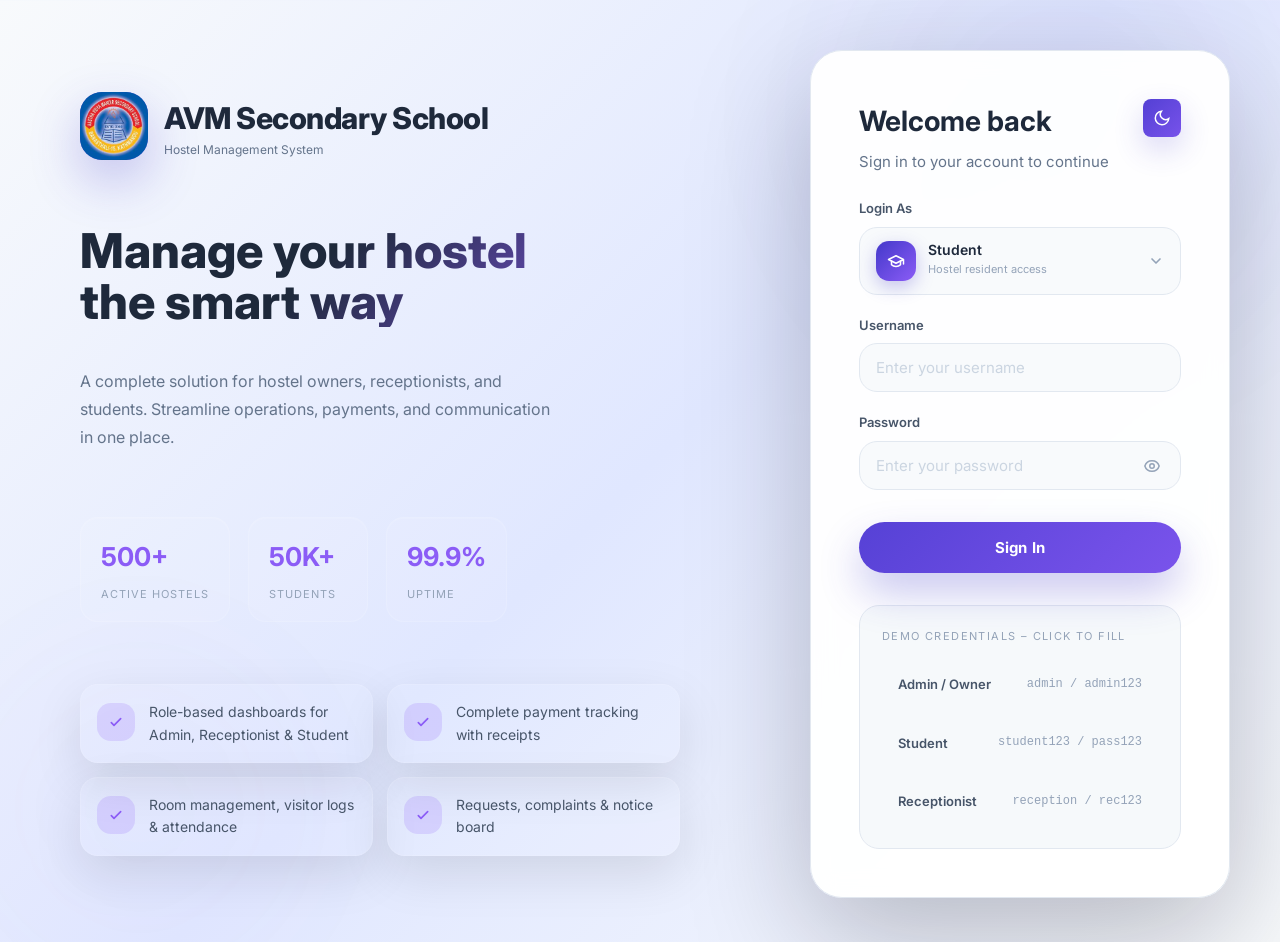
<file: index.html>
<!DOCTYPE html>
<!-- index.html — Entry Point
     Immediately redirects the browser to login.html via a meta refresh.
     This file exists so that visiting the root URL of the application
     (e.g. http://localhost/Hostel_Management_System/) goes straight to
     the login page instead of showing a directory listing or 404.
-->
<html>
    <head>
        <meta http-equiv="refresh" content="0;url=login.html">
    </head>
</html>
</file>
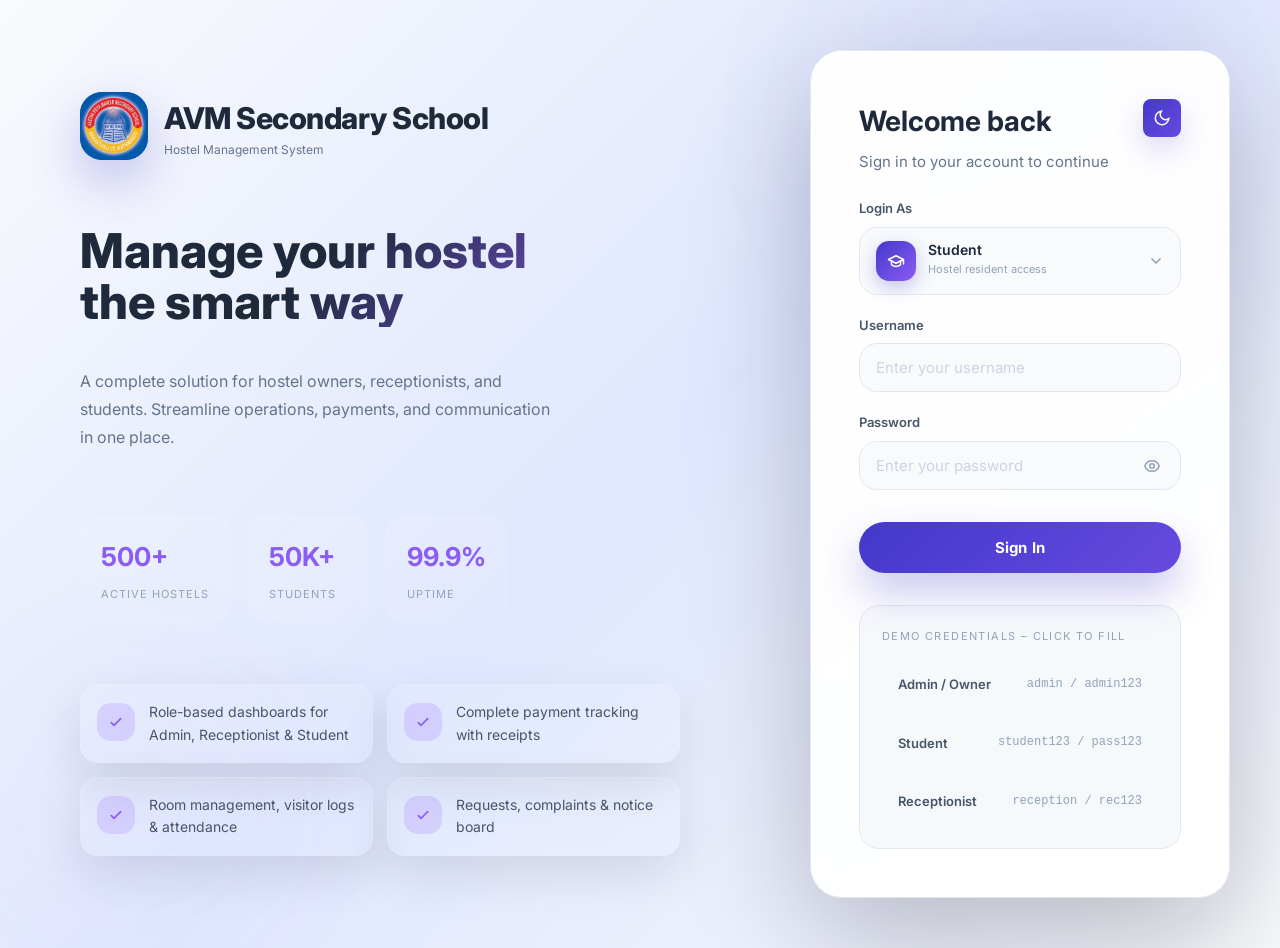
<file: login.html>
<!DOCTYPE html>
<html lang="en">
<head>
  <meta charset="UTF-8">
  <meta name="viewport" content="width=device-width, initial-scale=1.0">
  <title>Aastha Vidhya Mandir – Login</title>
  <link rel="stylesheet" href="styles.css">
</head>
<body>
<div class="login-page animate-gradient">
  <!-- Left Panel -->
  <div class="login-left">
    <div class="login-logo">
      <div class="login-logo-icon" id="loginLogoIcon">
        <img class="login-logo-img" src="logo.png" alt="AVM Logo" onerror="this.style.display='none'; this.parentElement.classList.add('logo-fallback');">
        <svg class="logo-fallback-icon" fill="none" viewBox="0 0 24 24" stroke="currentColor"><path stroke-linecap="round" stroke-linejoin="round" stroke-width="2" d="M3 12l2-2m0 0l7-7 7 7M5 10v10a1 1 0 001 1h3m10-11l2 2m-2-2v10a1 1 0 01-1 1h-3m-6 0a1 1 0 001-1v-4a1 1 0 011-1h2a1 1 0 011 1v4a1 1 0 001 1m-6 0h6"/></svg>
      </div>
      <div>
        <div class="login-logo-name">AVM Secondary School</div>
        <div class="login-logo-sub">Hostel Management System</div>
      </div>
    </div>

    <div class="login-headline">Manage your hostel<br>the smart way</div>
    <div class="login-subtext">A complete solution for hostel owners, receptionists, and students. Streamline operations, payments, and communication in one place.</div>

    <div class="login-stats">
      <div class="login-stat">
        <div class="login-stat-num">500+</div>
        <div class="login-stat-label">Active Hostels</div>
      </div>
      <div class="login-stat">
        <div class="login-stat-num">50K+</div>
        <div class="login-stat-label">Students</div>
      </div>
      <div class="login-stat">
        <div class="login-stat-num">99.9%</div>
        <div class="login-stat-label">Uptime</div>
      </div>
    </div>

    <div class="login-features">
      <div class="login-feature">
        <div class="login-feature-icon"><svg fill="none" viewBox="0 0 24 24" stroke="currentColor"><path stroke-linecap="round" stroke-linejoin="round" stroke-width="2.5" d="M5 13l4 4L19 7"/></svg></div>
        Role-based dashboards for Admin, Receptionist & Student
      </div>
      <div class="login-feature">
        <div class="login-feature-icon"><svg fill="none" viewBox="0 0 24 24" stroke="currentColor"><path stroke-linecap="round" stroke-linejoin="round" stroke-width="2.5" d="M5 13l4 4L19 7"/></svg></div>
        Complete payment tracking with receipts
      </div>
      <div class="login-feature">
        <div class="login-feature-icon"><svg fill="none" viewBox="0 0 24 24" stroke="currentColor"><path stroke-linecap="round" stroke-linejoin="round" stroke-width="2.5" d="M5 13l4 4L19 7"/></svg></div>
        Room management, visitor logs & attendance
      </div>
      <div class="login-feature">
        <div class="login-feature-icon"><svg fill="none" viewBox="0 0 24 24" stroke="currentColor"><path stroke-linecap="round" stroke-linejoin="round" stroke-width="2.5" d="M5 13l4 4L19 7"/></svg></div>
        Requests, complaints & notice board
      </div>
    </div>
  </div>

  <!-- Right Panel -->
  <div class="login-right">
    <div class="login-card">
      <div class="login-card-header">
        <div>
          <div class="login-card-title">Welcome back</div>
          <div class="login-card-subtitle">Sign in to your account to continue</div>
        </div>
        <button class="theme-toggle-btn card-theme-toggle" id="themeToggleBtn" onclick="toggleTheme()" title="Toggle dark/light mode"></button>
      </div>

      <form id="loginForm" onsubmit="handleLogin(event)">
        <div class="form-group">
          <label class="form-label">Login As</label>
          <input type="hidden" id="role" value="student">
          <div class="role-picker" id="rolePicker">
            <div class="role-trigger" id="roleTrigger" onclick="toggleRolePicker()">
              <div class="role-trigger-icon" id="roleTriggerIcon">
                <svg xmlns="http://www.w3.org/2000/svg" viewBox="0 0 24 24" fill="none" stroke="currentColor" stroke-width="2" stroke-linecap="round" stroke-linejoin="round"><path d="M22 10v6M2 10l10-5 10 5-10 5z"/><path d="M6 12v5c3 3 9 3 12 0v-5"/></svg>
              </div>
              <div class="role-trigger-text">
                <div class="role-trigger-name" id="roleTriggerName">Student</div>
                <div class="role-trigger-sub" id="roleTriggerSub">Hostel resident access</div>
              </div>
              <svg class="role-trigger-chevron" xmlns="http://www.w3.org/2000/svg" viewBox="0 0 24 24" fill="none" stroke="currentColor" stroke-width="2.5" stroke-linecap="round" stroke-linejoin="round"><polyline points="6 9 12 15 18 9"/></svg>
            </div>
            <div class="role-dropdown-panel" id="roleDropdownPanel">
              <div class="role-option selected" data-value="student" data-name="Student" data-sub="Hostel resident access" data-color="blue" onclick="selectRoleOption(this)">
                <div class="role-opt-icon blue">
                  <svg xmlns="http://www.w3.org/2000/svg" viewBox="0 0 24 24" fill="none" stroke="currentColor" stroke-width="2" stroke-linecap="round" stroke-linejoin="round"><path d="M22 10v6M2 10l10-5 10 5-10 5z"/><path d="M6 12v5c3 3 9 3 12 0v-5"/></svg>
                </div>
                <div class="role-opt-text">
                  <div class="role-opt-name">Student</div>
                  <div class="role-opt-sub">Hostel resident access</div>
                </div>
                <svg class="role-opt-check" xmlns="http://www.w3.org/2000/svg" viewBox="0 0 24 24" fill="none" stroke="currentColor" stroke-width="2.5" stroke-linecap="round" stroke-linejoin="round"><polyline points="20 6 9 17 4 12"/></svg>
              </div>
              <div class="role-option" data-value="admin" data-name="Admin / Owner" data-sub="Full system control" data-color="purple" onclick="selectRoleOption(this)">
                <div class="role-opt-icon purple">
                  <svg xmlns="http://www.w3.org/2000/svg" viewBox="0 0 24 24" fill="none" stroke="currentColor" stroke-width="2" stroke-linecap="round" stroke-linejoin="round"><path d="M12 22s8-4 8-10V5l-8-3-8 3v7c0 6 8 10 8 10z"/></svg>
                </div>
                <div class="role-opt-text">
                  <div class="role-opt-name">Admin / Owner</div>
                  <div class="role-opt-sub">Full system control</div>
                </div>
                <svg class="role-opt-check" xmlns="http://www.w3.org/2000/svg" viewBox="0 0 24 24" fill="none" stroke="currentColor" stroke-width="2.5" stroke-linecap="round" stroke-linejoin="round"><polyline points="20 6 9 17 4 12"/></svg>
              </div>
              <div class="role-option" data-value="receptionist" data-name="Receptionist" data-sub="Front desk operations" data-color="cyan" onclick="selectRoleOption(this)">
                <div class="role-opt-icon cyan">
                  <svg xmlns="http://www.w3.org/2000/svg" viewBox="0 0 24 24" fill="none" stroke="currentColor" stroke-width="2" stroke-linecap="round" stroke-linejoin="round"><path d="M3 18v-6a9 9 0 0 1 18 0v6"/><path d="M21 19a2 2 0 0 1-2 2h-1a2 2 0 0 1-2-2v-3a2 2 0 0 1 2-2h3zM3 19a2 2 0 0 0 2 2h1a2 2 0 0 0 2-2v-3a2 2 0 0 0-2-2H3z"/></svg>
                </div>
                <div class="role-opt-text">
                  <div class="role-opt-name">Receptionist</div>
                  <div class="role-opt-sub">Front desk operations</div>
                </div>
                <svg class="role-opt-check" xmlns="http://www.w3.org/2000/svg" viewBox="0 0 24 24" fill="none" stroke="currentColor" stroke-width="2.5" stroke-linecap="round" stroke-linejoin="round"><polyline points="20 6 9 17 4 12"/></svg>
              </div>
            </div>
          </div>
        </div>

        <div class="form-group">
          <label class="form-label" for="username">Username</label>
          <input class="form-control" type="text" id="username" placeholder="Enter your username" autocomplete="username" required>
        </div>

        <div class="form-group">
          <label class="form-label" for="password">Password</label>
          <div class="password-wrapper">
            <input class="form-control" type="password" id="password" placeholder="Enter your password" autocomplete="current-password" required>
            <button type="button" class="password-toggle" id="passwordToggle" onclick="togglePassword()">
              <svg fill="none" viewBox="0 0 24 24" stroke="currentColor" width="18" height="18"><path stroke-linecap="round" stroke-linejoin="round" stroke-width="2" d="M15 12a3 3 0 11-6 0 3 3 0 016 0z"/><path stroke-linecap="round" stroke-linejoin="round" stroke-width="2" d="M2.458 12C3.732 7.943 7.523 5 12 5c4.478 0 8.268 2.943 9.542 7-1.274 4.057-5.064 7-9.542 7-4.477 0-8.268-2.943-9.542-7z"/></svg>
            </button>
          </div>
        </div>

        <button type="submit" class="btn-login">Sign In</button>
      </form>

      <div class="demo-creds">
        <div class="demo-creds-title">Demo Credentials – Click to fill</div>
        <div class="demo-cred-item" onclick="fillCred('admin','admin123','admin')">
          <span class="role">Admin / Owner</span>
          <span class="creds">admin / admin123</span>
        </div>
        <div class="demo-cred-item" onclick="fillCred('student123','pass123','student')">
          <span class="role">Student</span>
          <span class="creds">student123 / pass123</span>
        </div>
        <div class="demo-cred-item" onclick="fillCred('reception','rec123','receptionist')">
          <span class="role">Receptionist</span>
          <span class="creds">reception / rec123</span>
        </div>
      </div>
    </div>
  </div>
</div>

<div class="notifications-container"></div>
<script src="script.js"></script>
</body>
</html>
</file>
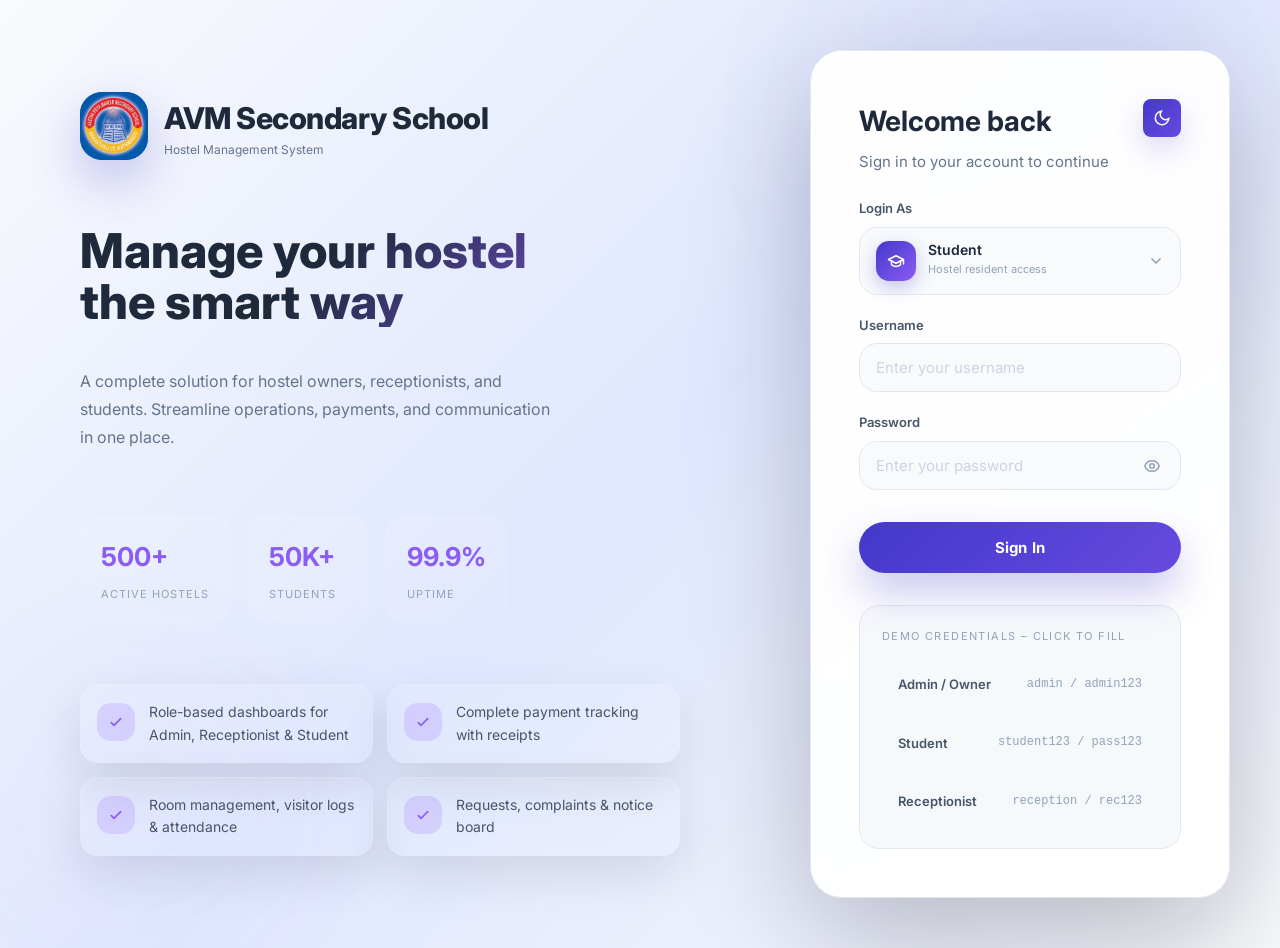
<file: receptionist-dashboard.html>
<!DOCTYPE html>
<html lang="en">
<head>
  <meta charset="UTF-8">
  <meta name="viewport" content="width=device-width, initial-scale=1.0">
  <title>Aastha Vidhya Mandir – Receptionist Dashboard</title>
  <link rel="stylesheet" href="styles.css">
</head>
<body>
<div class="dashboard-layout">

  <div class="sidebar-overlay" id="sidebarOverlay" onclick="closeMobileSidebar()"></div>

  <!-- Sidebar -->
  <aside class="sidebar">
    <div class="sidebar-header">
      <div class="sidebar-logo">
        <img src="logo.png" alt="AVM Logo" onerror="this.style.display='none'">
      </div>
      <div><div class="sidebar-brand">AVM</div><div class="sidebar-brand-sub">Reception Desk</div></div>
    </div>
    <nav class="sidebar-nav">
      <div class="sidebar-section-label">Overview</div>
      <button class="nav-item active" data-page="dashboard" data-title="Dashboard" onclick="showPage('dashboard')">
        <svg fill="none" viewBox="0 0 24 24" stroke="currentColor"><path stroke-linecap="round" stroke-linejoin="round" stroke-width="2" d="M3 7v10a2 2 0 002 2h14a2 2 0 002-2V9a2 2 0 00-2-2h-6l-2-2H5a2 2 0 00-2 2z"/></svg>
        Dashboard
      </button>
      <div class="sidebar-section-label">Operations</div>
      <button class="nav-item" data-page="checkinout" data-title="Check-In / Check-Out" onclick="showPage('checkinout')">
        <svg fill="none" viewBox="0 0 24 24" stroke="currentColor"><path stroke-linecap="round" stroke-linejoin="round" stroke-width="2" d="M8 7h12m0 0l-4-4m4 4l-4 4m0 6H4m0 0l4 4m-4-4l4-4"/></svg>
        Check-In / Out
      </button>
      <button class="nav-item" data-page="visitors" data-title="Visitor Management" onclick="showPage('visitors')">
        <svg fill="none" viewBox="0 0 24 24" stroke="currentColor"><path stroke-linecap="round" stroke-linejoin="round" stroke-width="2" d="M17 20h5v-2a3 3 0 00-5.356-1.857M17 20H7m10 0v-2c0-.656-.126-1.283-.356-1.857M7 20H2v-2a3 3 0 015.356-1.857M7 20v-2c0-.656.126-1.283.356-1.857m0 0a5.002 5.002 0 019.288 0M15 7a3 3 0 11-6 0 3 3 0 016 0zm6 3a2 2 0 11-4 0 2 2 0 014 0zM7 10a2 2 0 11-4 0 2 2 0 014 0z"/></svg>
        Visitors
      </button>
      <button class="nav-item" data-page="outpass" data-title="Gate Pass / Outpass" onclick="showPage('outpass')">
        <svg fill="none" viewBox="0 0 24 24" stroke="currentColor"><path stroke-linecap="round" stroke-linejoin="round" stroke-width="2" d="M9 5H7a2 2 0 00-2 2v12a2 2 0 002 2h10a2 2 0 002-2V7a2 2 0 00-2-2h-2M9 5a2 2 0 002 2h2a2 2 0 002-2M9 5a2 2 0 012-2h2a2 2 0 012 2m-3 7h3m-3 4h3m-6-4h.01M9 16h.01"/></svg>
        Outpass / Gate Pass
      </button>
      <button class="nav-item" data-page="attendance" data-title="Attendance Log" onclick="showPage('attendance')">
        <svg fill="none" viewBox="0 0 24 24" stroke="currentColor"><path stroke-linecap="round" stroke-linejoin="round" stroke-width="2" d="M9 5H7a2 2 0 00-2 2v12a2 2 0 002 2h10a2 2 0 002-2V7a2 2 0 00-2-2h-2M9 5a2 2 0 002 2h2a2 2 0 002-2M9 5a2 2 0 012-2h2a2 2 0 012 2m-6 9l2 2 4-4"/></svg>
        Attendance
      </button>
      <div class="sidebar-section-label">Students</div>
      <button class="nav-item" data-page="students-rec" data-title="Students" onclick="showPage('students-rec')">
        <svg fill="none" viewBox="0 0 24 24" stroke="currentColor"><path stroke-linecap="round" stroke-linejoin="round" stroke-width="2" d="M12 4.354a4 4 0 110 5.292M15 21H3v-1a6 6 0 0112 0v1zm0 0h6v-1a6 6 0 00-9-5.197M13 7a4 4 0 11-8 0 4 4 0 018 0z"/></svg>
        Students
      </button>
      <button class="nav-item" data-page="rooms-rec" data-title="Room Status" onclick="showPage('rooms-rec')">
        <svg fill="none" viewBox="0 0 24 24" stroke="currentColor"><path stroke-linecap="round" stroke-linejoin="round" stroke-width="2" d="M19 21V5a2 2 0 00-2-2H7a2 2 0 00-2 2v16m14 0h2m-2 0h-5m-9 0H3m2 0h5M9 7h1m-1 4h1m4-4h1m-1 4h1m-5 10v-5a1 1 0 011-1h2a1 1 0 011 1v5m-4 0h4"/></svg>
        Rooms
      </button>
      <div class="sidebar-section-label">Service</div>
      <button class="nav-item" data-page="requests-rec" data-title="Student Requests" onclick="showPage('requests-rec')">
        <svg fill="none" viewBox="0 0 24 24" stroke="currentColor"><path stroke-linecap="round" stroke-linejoin="round" stroke-width="2" d="M15 17h5l-1.405-1.405A2.032 2.032 0 0118 14.158V11a6.002 6.002 0 00-4-5.659V5a2 2 0 10-4 0v.341C7.67 6.165 6 8.388 6 11v3.159c0 .538-.214 1.055-.595 1.436L4 17h5m6 0v1a3 3 0 11-6 0v-1m6 0H9"/></svg>
        Requests
        <span class="nav-badge" id="recPendingBadge" style="display:none">0</span>
      </button>
      <button class="nav-item" data-page="payments-rec" data-title="Payments" onclick="showPage('payments-rec')">
        <svg fill="none" viewBox="0 0 24 24" stroke="currentColor"><path stroke-linecap="round" stroke-linejoin="round" stroke-width="2" d="M3 10h18M7 15h1m4 0h1m-7 4h12a3 3 0 003-3V8a3 3 0 00-3-3H6a3 3 0 00-3 3v8a3 3 0 003 3z"/></svg>
        Payments
        <span class="nav-badge nav-badge-orange" id="recPendingPayBadge" style="display:none">0</span>
      </button>
      <button class="nav-item" data-page="notices-rec" data-title="Notice Board" onclick="showPage('notices-rec')">
        <svg fill="none" viewBox="0 0 24 24" stroke="currentColor"><path stroke-linecap="round" stroke-linejoin="round" stroke-width="2" d="M11 5.882V19.24a1.76 1.76 0 01-3.417.592l-2.147-6.15M18 13a3 3 0 100-6M5.436 13.683A4.001 4.001 0 017 6h1.832c4.1 0 7.625-1.234 9.168-3v14c-1.543-1.766-5.067-3-9.168-3H7a3.988 3.988 0 01-1.564-.317z"/></svg>
        Notice Board
      </button>
    </nav>
    <div class="sidebar-footer">
      <div class="sidebar-user">
        <div class="sidebar-user-avatar" id="sidebarUserAvatar">R</div>
        <div class="sidebar-user-info">
          <div class="sidebar-user-name" id="sidebarUserName">Receptionist</div>
          <div class="sidebar-user-role" id="sidebarUserRole">Receptionist</div>
        </div>
      </div>
      <button class="sidebar-logout" onclick="logout()">
        <svg fill="none" viewBox="0 0 24 24" stroke="currentColor"><path stroke-linecap="round" stroke-linejoin="round" stroke-width="2" d="M17 16l4-4m0 0l-4-4m4 4H7m6 4v1a3 3 0 01-3 3H6a3 3 0 01-3-3V7a3 3 0 013-3h4a3 3 0 013 3v1"/></svg>
        Logout
      </button>
    </div>
  </aside>

  <!-- Main Content -->
  <div class="main-content">
    <header class="topbar">
      <button class="topbar-menu-btn" onclick="toggleMobileSidebar()">
        <svg fill="none" viewBox="0 0 24 24" stroke="currentColor"><path stroke-linecap="round" stroke-linejoin="round" stroke-width="2" d="M4 6h16M4 12h16M4 18h16"/></svg>
      </button>
      <div class="topbar-title" id="pageTitle">Dashboard</div>
      <div class="topbar-search">
        <svg fill="none" viewBox="0 0 24 24" stroke="currentColor"><path stroke-linecap="round" stroke-linejoin="round" stroke-width="2" d="M21 21l-6-6m2-5a7 7 0 11-14 0 7 7 0 0114 0z"/></svg>
        <input type="text" placeholder="Search students…" oninput="recSearch(this.value)">
      </div>
      <div class="topbar-actions">
        <button class="topbar-btn" id="themeToggleBtn" onclick="toggleTheme()" title="Toggle dark/light mode">
          <svg fill="currentColor" viewBox="0 0 24 24"><path d="M21 12.79A9 9 0 1 1 11.21 3 7 7 0 0 0 21 12.79z"/></svg>
        </button>
        <button class="topbar-btn" onclick="openModal('visitorModal')" title="Register visitor">
          <svg fill="none" viewBox="0 0 24 24" stroke="currentColor"><path stroke-linecap="round" stroke-linejoin="round" stroke-width="2" d="M18 9v3m0 0v3m0-3h3m-3 0h-3m-2-5a4 4 0 11-8 0 4 4 0 018 0zM3 20a6 6 0 0112 0v1H3v-1z"/></svg>
        </button>
        <button class="topbar-btn" onclick="openModal('checkInModal')" title="Quick check-in">
          <svg fill="none" viewBox="0 0 24 24" stroke="currentColor"><path stroke-linecap="round" stroke-linejoin="round" stroke-width="2" d="M11 16l-4-4m0 0l4-4m-4 4h14m-5 4v1a3 3 0 01-3 3H6a3 3 0 01-3-3V7a3 3 0 013-3h7a3 3 0 013 3v1"/></svg>
        </button>
        <button class="topbar-btn" onclick="openModal('issueOutpassModal')" title="Issue outpass">
          <svg fill="none" viewBox="0 0 24 24" stroke="currentColor"><path stroke-linecap="round" stroke-linejoin="round" stroke-width="2" d="M9 5H7a2 2 0 00-2 2v12a2 2 0 002 2h10a2 2 0 002-2V7a2 2 0 00-2-2h-2M9 5a2 2 0 002 2h2a2 2 0 002-2M9 5a2 2 0 012-2h2a2 2 0 012 2m-3 7h3m-3 4h3m-6-4h.01M9 16h.01"/></svg>
        </button>
        <div class="topbar-user">
          <div class="topbar-user-avatar" id="topbarUserAvatar">R</div>
          <div class="topbar-user-name" id="topbarUserName">Reception</div>
        </div>
      </div>
    </header>

    <main class="page-content">

      <!-- ===== DASHBOARD ===== -->
      <div class="page active" id="dashboard">
        <div class="page-header">
          <div class="page-header-left">
            <h2>Reception Desk</h2>
            <p id="todayDate"></p>
          </div>
          <div class="page-header-right">
            <button class="btn btn-secondary" onclick="window.print()">
              <svg fill="none" viewBox="0 0 24 24" stroke="currentColor"><path stroke-linecap="round" stroke-linejoin="round" stroke-width="2" d="M17 17h2a2 2 0 002-2v-4a2 2 0 00-2-2H5a2 2 0 00-2 2v4a2 2 0 002 2h2m2 4h6a2 2 0 002-2v-4a2 2 0 00-2-2H9a2 2 0 00-2 2v4a2 2 0 002 2zm8-12V5a2 2 0 00-2-2H9a2 2 0 00-2 2v4h10z"/></svg>
              Print Report
            </button>
          </div>
        </div>

        <!-- Stats -->
        <div class="stats-grid">
          <div class="stat-card">
            <div class="stat-icon blue"><svg fill="none" viewBox="0 0 24 24" stroke="currentColor"><path stroke-linecap="round" stroke-linejoin="round" stroke-width="2" d="M12 4.354a4 4 0 110 5.292M15 21H3v-1a6 6 0 0112 0v1zm0 0h6v-1a6 6 0 00-9-5.197M13 7a4 4 0 11-8 0 4 4 0 018 0z"/></svg></div>
            <div class="stat-body"><div class="stat-value" id="recStatStudents">0</div><div class="stat-label">Total Students</div></div>
          </div>
          <div class="stat-card">
            <div class="stat-icon green"><svg fill="none" viewBox="0 0 24 24" stroke="currentColor"><path stroke-linecap="round" stroke-linejoin="round" stroke-width="2" d="M9 12l2 2 4-4m6 2a9 9 0 11-18 0 9 9 0 0118 0z"/></svg></div>
            <div class="stat-body"><div class="stat-value" id="recStatPresent">0</div><div class="stat-label">Present Today</div></div>
          </div>
          <div class="stat-card">
            <div class="stat-icon orange"><svg fill="none" viewBox="0 0 24 24" stroke="currentColor"><path stroke-linecap="round" stroke-linejoin="round" stroke-width="2" d="M17 16l4-4m0 0l-4-4m4 4H7m6 4v1a3 3 0 01-3 3H6a3 3 0 01-3-3V7a3 3 0 013-3h4a3 3 0 013 3v1"/></svg></div>
            <div class="stat-body"><div class="stat-value" id="recStatOut">0</div><div class="stat-label">Out / Absent</div></div>
          </div>
          <div class="stat-card">
            <div class="stat-icon purple"><svg fill="none" viewBox="0 0 24 24" stroke="currentColor"><path stroke-linecap="round" stroke-linejoin="round" stroke-width="2" d="M17 20h5v-2a3 3 0 00-5.356-1.857M17 20H7m10 0v-2c0-.656-.126-1.283-.356-1.857M7 20H2v-2a3 3 0 015.356-1.857M7 20v-2c0-.656.126-1.283.356-1.857m0 0a5.002 5.002 0 019.288 0M15 7a3 3 0 11-6 0 3 3 0 016 0zm6 3a2 2 0 11-4 0 2 2 0 014 0zM7 10a2 2 0 11-4 0 2 2 0 014 0z"/></svg></div>
            <div class="stat-body"><div class="stat-value" id="recStatVisitors">0</div><div class="stat-label">Active Visitors</div></div>
          </div>
          <div class="stat-card">
            <div class="stat-icon red"><svg fill="none" viewBox="0 0 24 24" stroke="currentColor"><path stroke-linecap="round" stroke-linejoin="round" stroke-width="2" d="M12 9v2m0 4h.01m-6.938 4h13.856c1.54 0 2.502-1.667 1.732-3L13.732 4c-.77-1.333-2.694-1.333-3.464 0L3.34 16c-.77 1.333.192 3 1.732 3z"/></svg></div>
            <div class="stat-body"><div class="stat-value" id="recStatPendingReqs">0</div><div class="stat-label">Pending Requests</div></div>
          </div>
          <div class="stat-card">
            <div class="stat-icon cyan"><svg fill="none" viewBox="0 0 24 24" stroke="currentColor"><path stroke-linecap="round" stroke-linejoin="round" stroke-width="2" d="M9 5H7a2 2 0 00-2 2v12a2 2 0 002 2h10a2 2 0 002-2V7a2 2 0 00-2-2h-2M9 5a2 2 0 002 2h2a2 2 0 002-2M9 5a2 2 0 012-2h2a2 2 0 012 2"/></svg></div>
            <div class="stat-body"><div class="stat-value" id="recStatOutpass">0</div><div class="stat-label">Active Outpasses</div></div>
          </div>
        </div>

        <!-- Quick Actions -->
        <div class="quick-actions">
          <div class="quick-action-card green" onclick="openModal('checkInModal')">
            <div class="qa-icon"><svg fill="none" viewBox="0 0 24 24" stroke="currentColor"><path stroke-linecap="round" stroke-linejoin="round" stroke-width="2" d="M11 16l-4-4m0 0l4-4m-4 4h14m-5 4v1a3 3 0 01-3 3H6a3 3 0 01-3-3V7a3 3 0 013-3h7a3 3 0 013 3v1"/></svg></div>
            <div class="qa-label">Check-In</div>
            <div class="qa-sub">Mark student present</div>
          </div>
          <div class="quick-action-card blue" onclick="openModal('checkOutModal')">
            <div class="qa-icon"><svg fill="none" viewBox="0 0 24 24" stroke="currentColor"><path stroke-linecap="round" stroke-linejoin="round" stroke-width="2" d="M17 16l4-4m0 0l-4-4m4 4H7m6 4v1a3 3 0 01-3 3H6a3 3 0 01-3-3V7a3 3 0 013-3h4a3 3 0 013 3v1"/></svg></div>
            <div class="qa-label">Check-Out</div>
            <div class="qa-sub">Mark student out</div>
          </div>
          <div class="quick-action-card orange" onclick="openModal('visitorModal')">
            <div class="qa-icon"><svg fill="none" viewBox="0 0 24 24" stroke="currentColor"><path stroke-linecap="round" stroke-linejoin="round" stroke-width="2" d="M18 9v3m0 0v3m0-3h3m-3 0h-3m-2-5a4 4 0 11-8 0 4 4 0 018 0zM3 20a6 6 0 0112 0v1H3v-1z"/></svg></div>
            <div class="qa-label">Register Visitor</div>
            <div class="qa-sub">Log visitor entry</div>
          </div>
          <div class="quick-action-card purple" onclick="openModal('issueOutpassModal')">
            <div class="qa-icon"><svg fill="none" viewBox="0 0 24 24" stroke="currentColor"><path stroke-linecap="round" stroke-linejoin="round" stroke-width="2" d="M9 5H7a2 2 0 00-2 2v12a2 2 0 002 2h10a2 2 0 002-2V7a2 2 0 00-2-2h-2M9 5a2 2 0 002 2h2a2 2 0 002-2M9 5a2 2 0 012-2h2a2 2 0 012 2m-3 7h3m-3 4h3m-6-4h.01M9 16h.01"/></svg></div>
            <div class="qa-label">Issue Outpass</div>
            <div class="qa-sub">Grant gate pass</div>
          </div>
          <div class="quick-action-card red" onclick="openModal('recRecordPaymentModal')">
            <div class="qa-icon"><svg fill="none" viewBox="0 0 24 24" stroke="currentColor"><path stroke-linecap="round" stroke-linejoin="round" stroke-width="2" d="M3 10h18M7 15h1m4 0h1m-7 4h12a3 3 0 003-3V8a3 3 0 00-3-3H6a3 3 0 00-3 3v8a3 3 0 003 3z"/></svg></div>
            <div class="qa-label">Collect Payment</div>
            <div class="qa-sub">Cash at reception</div>
          </div>
          <div class="quick-action-card cyan" onclick="showPage('requests-rec')">
            <div class="qa-icon"><svg fill="none" viewBox="0 0 24 24" stroke="currentColor"><path stroke-linecap="round" stroke-linejoin="round" stroke-width="2" d="M15 17h5l-1.405-1.405A2.032 2.032 0 0118 14.158V11a6.002 6.002 0 00-4-5.659V5a2 2 0 10-4 0v.341C7.67 6.165 6 8.388 6 11v3.159c0 .538-.214 1.055-.595 1.436L4 17h5m6 0v1a3 3 0 11-6 0v-1m6 0H9"/></svg></div>
            <div class="qa-label">View Requests</div>
            <div class="qa-sub">Handle issues</div>
          </div>
        </div>

        <!-- Recent Activity + Room Summary -->
        <div class="grid-2">
          <div class="card">
            <div class="card-header"><div class="card-title">Today's Attendance</div><button class="btn btn-sm btn-secondary" onclick="showPage('attendance')">View All</button></div>
            <div class="card-body" style="padding:0">
              <div class="table-wrapper">
                <table>
                  <thead><tr><th>Student</th><th>Room</th><th>Check-In</th><th>Check-Out</th><th>Status</th></tr></thead>
                  <tbody id="attendanceBody"></tbody>
                </table>
              </div>
            </div>
          </div>
          <div class="card">
            <div class="card-header"><div class="card-title">Pending Requests</div><button class="btn btn-sm btn-primary" onclick="showPage('requests-rec')">Manage</button></div>
            <div class="card-body" style="padding:0">
              <div class="table-wrapper">
                <table>
                  <thead><tr><th>Student</th><th>Type</th><th>Action</th></tr></thead>
                  <tbody id="dashPendingRequestsBody"></tbody>
                </table>
              </div>
            </div>
          </div>
        </div>
        <div class="grid-2" style="margin-top:18px">
          <div class="card">
            <div class="card-header"><div class="card-title">Active Visitors</div><button class="btn btn-sm btn-primary" onclick="openModal('visitorModal')">Register</button></div>
            <div class="card-body" style="padding:0">
              <div class="table-wrapper">
                <table>
                  <thead><tr><th>Visitor</th><th>For Student</th><th>Time In</th><th>Action</th></tr></thead>
                  <tbody id="activeVisitorsBody"></tbody>
                </table>
              </div>
            </div>
          </div>
          <div class="card">
            <div class="card-header"><div class="card-title">Active Outpasses</div><button class="btn btn-sm btn-primary" onclick="showPage('outpass')">View All</button></div>
            <div class="card-body" style="padding:0">
              <div class="table-wrapper">
                <table>
                  <thead><tr><th>Student</th><th>Reason</th><th>Expected Return</th><th>Action</th></tr></thead>
                  <tbody id="dashOutpassBody"></tbody>
                </table>
              </div>
            </div>
          </div>
        </div>
      </div>

      <!-- ===== CHECK-IN / CHECK-OUT PAGE ===== -->
      <div class="page" id="checkinout">
        <div class="page-header">
          <div class="page-header-left"><h2>Check-In / Check-Out</h2><p>Process student entry and exit for today</p></div>
          <div class="page-header-right">
            <button class="btn btn-secondary" onclick="exportTableCSV('fullAttendanceTable','attendance-log')">Export</button>
          </div>
        </div>
        <div class="grid-2" style="margin-bottom:20px">
          <div class="card">
            <div class="card-header" style="background:var(--success-light)">
              <div class="card-title" style="color:var(--success)">
                <svg fill="none" viewBox="0 0 24 24" stroke="currentColor" style="display:inline;width:18px;height:18px;margin-right:6px"><path stroke-linecap="round" stroke-linejoin="round" stroke-width="2" d="M11 16l-4-4m0 0l4-4m-4 4h14m-5 4v1a3 3 0 01-3 3H6a3 3 0 01-3-3V7a3 3 0 013-3h7a3 3 0 013 3v1"/></svg>
                Student Check-In
              </div>
            </div>
            <div class="card-body">
              <form onsubmit="handleCheckIn(event)">
                <div class="form-group-d"><label class="form-label-d">Student ID</label><input class="input" id="ciStudentId" placeholder="Enter Student ID (e.g. STU001)" required></div>
                <div class="form-group-d"><label class="form-label-d">Or select from list</label>
                  <select class="input student-dropdown" id="ciStudentSelect" onchange="document.getElementById('ciStudentId').value=this.options[this.selectedIndex].dataset.sid||''">
                    <option value="" data-sid="">Select student…</option>
                  </select>
                </div>
                <div class="form-group-d"><label class="form-label-d">Remarks (optional)</label><input class="input" id="ciRemarks" placeholder="Any notes…"></div>
                <button type="submit" class="btn btn-success w-full mt-12">
                  <svg fill="none" viewBox="0 0 24 24" stroke="currentColor"><path stroke-linecap="round" stroke-linejoin="round" stroke-width="2" d="M5 13l4 4L19 7"/></svg>
                  Mark Check-In
                </button>
              </form>
            </div>
          </div>

          <div class="card">
            <div class="card-header" style="background:var(--primary-light)">
              <div class="card-title" style="color:var(--primary)">
                <svg fill="none" viewBox="0 0 24 24" stroke="currentColor" style="display:inline;width:18px;height:18px;margin-right:6px"><path stroke-linecap="round" stroke-linejoin="round" stroke-width="2" d="M17 16l4-4m0 0l-4-4m4 4H7m6 4v1a3 3 0 01-3 3H6a3 3 0 01-3-3V7a3 3 0 013-3h4a3 3 0 013 3v1"/></svg>
                Student Check-Out
              </div>
            </div>
            <div class="card-body">
              <form onsubmit="handleCheckOut(event)">
                <div class="form-group-d"><label class="form-label-d">Student ID</label><input class="input" id="coStudentId" placeholder="Enter Student ID (e.g. STU001)" required></div>
                <div class="form-group-d"><label class="form-label-d">Or select from list</label>
                  <select class="input student-dropdown" id="coStudentSelect" onchange="document.getElementById('coStudentId').value=this.options[this.selectedIndex].dataset.sid||''">
                    <option value="" data-sid="">Select student…</option>
                  </select>
                </div>
                <div class="form-group-d"><label class="form-label-d">Reason for Going Out</label>
                  <select class="input" id="coReason">
                    <option value="on-pass">On Pass</option>
                    <option value="on-leave">On Leave</option>
                    <option value="outing">General Outing</option>
                    <option value="emergency">Emergency</option>
                    <option value="medical">Medical</option>
                  </select>
                </div>
                <button type="submit" class="btn btn-primary w-full mt-12">
                  <svg fill="none" viewBox="0 0 24 24" stroke="currentColor"><path stroke-linecap="round" stroke-linejoin="round" stroke-width="2" d="M17 16l4-4m0 0l-4-4m4 4H7"/></svg>
                  Mark Check-Out
                </button>
              </form>
            </div>
          </div>
        </div>
        <div class="card">
          <div class="card-header">
            <div class="card-title">Today's Log</div>
            <div class="filter-bar" style="margin:0;gap:8px">
              <select class="filter-select" onchange="filterAttendanceStatus(this.value)">
                <option value="">All</option>
                <option value="present">Present</option>
                <option value="out-pass">Out-Pass</option>
                <option value="out">Out</option>
              </select>
            </div>
          </div>
          <div class="card-body" style="padding:0">
            <div class="table-wrapper">
              <table id="fullAttendanceTable">
                <thead><tr>
                  <th>Student ID</th>
                  <th class="sortable-th sort-active" id="rath-name" onclick="sortRecAttendance('name')">Name <span class="sort-icon">↑</span></th>
                  <th class="sortable-th" id="rath-room" onclick="sortRecAttendance('room')">Room <span class="sort-icon">↕</span></th>
                  <th class="sortable-th" id="rath-checkIn" onclick="sortRecAttendance('checkIn')">Check-In <span class="sort-icon">↕</span></th>
                  <th>Check-Out</th>
                  <th class="sortable-th" id="rath-status" onclick="sortRecAttendance('status')">Status <span class="sort-icon">↕</span></th>
                  <th>Actions</th>
                </tr></thead>
                <tbody id="fullAttendanceBody"></tbody>
              </table>
            </div>
          </div>
        </div>
      </div>

      <!-- ===== VISITORS ===== -->
      <div class="page" id="visitors">
        <div class="page-header">
          <div class="page-header-left"><h2>Visitor Management</h2><p>Log and track all visitors</p></div>
          <div class="page-header-right">
            <button class="btn btn-secondary" onclick="exportTableCSV('visitorsTable','visitors-log')">Export</button>
            <button class="btn btn-primary" onclick="openModal('visitorModal')">
              <svg fill="none" viewBox="0 0 24 24" stroke="currentColor"><path stroke-linecap="round" stroke-linejoin="round" stroke-width="2" d="M12 4v16m8-8H4"/></svg>
              Register Visitor
            </button>
          </div>
        </div>
        <div class="card">
          <div class="card-header">
            <div class="filter-bar" style="margin:0;flex:1">
              <div class="search-box">
                <svg fill="none" viewBox="0 0 24 24" stroke="currentColor"><path stroke-linecap="round" stroke-linejoin="round" stroke-width="2" d="M21 21l-6-6m2-5a7 7 0 11-14 0 7 7 0 0114 0z"/></svg>
                <input type="text" placeholder="Search visitors…" oninput="filterVisitors(this.value)">
              </div>
              <select class="filter-select" onchange="filterVisitorStatus(this.value)">
                <option value="">All</option>
                <option value="active">Active</option>
                <option value="checked-out">Checked Out</option>
              </select>
              <div class="date-range-wrap">
                <span class="dr-icon"><svg fill="none" viewBox="0 0 24 24" stroke="currentColor" width="14" height="14"><path stroke-linecap="round" stroke-linejoin="round" stroke-width="2" d="M8 7V3m8 4V3m-9 8h10M5 21h14a2 2 0 002-2V7a2 2 0 00-2-2H5a2 2 0 00-2 2v12a2 2 0 002 2z"/></svg></span>
                <input type="date" id="visDateFrom" onchange="applyVisitorDateRange()">
                <span class="date-range-sep">→</span>
                <input type="date" id="visDateTo" onchange="applyVisitorDateRange()">
                <button class="dr-clear" onclick="clearVisitorDateRange()" title="Clear dates">×</button>
              </div>
            </div>
          </div>
          <div class="card-body" style="padding:0">
            <div class="table-wrapper">
              <table id="visitorsTable">
                <thead><tr>
                  <th class="sortable-th" id="rvth-name" onclick="sortRecVisitors('name')">Visitor <span class="sort-icon">↕</span></th>
                  <th class="sortable-th" id="rvth-student" onclick="sortRecVisitors('student')">For Student <span class="sort-icon">↕</span></th>
                  <th>Relation</th><th>Purpose</th>
                  <th class="sortable-th sort-active" id="rvth-date" onclick="sortRecVisitors('date')">Check-In <span class="sort-icon">↓</span></th>
                  <th>Check-Out</th>
                  <th class="sortable-th" id="rvth-status" onclick="sortRecVisitors('status')">Status <span class="sort-icon">↕</span></th>
                  <th>Action</th>
                </tr></thead>
                <tbody id="visitorsBody"></tbody>
              </table>
            </div>
          </div>
        </div>
      </div>

      <!-- ===== STUDENTS ===== -->
      <div class="page" id="students-rec">
        <div class="page-header">
          <div class="page-header-left"><h2>Students</h2><p>View and assist all registered students</p></div>
          <div class="page-header-right">
            <button class="btn btn-secondary" onclick="exportTableCSV('studentsRecTable','students-list')">Export</button>
          </div>
        </div>
        <div class="card">
          <div class="card-header">
            <div class="filter-bar" style="margin:0;flex:1">
              <div class="search-box">
                <svg fill="none" viewBox="0 0 24 24" stroke="currentColor"><path stroke-linecap="round" stroke-linejoin="round" stroke-width="2" d="M21 21l-6-6m2-5a7 7 0 11-14 0 7 7 0 0114 0z"/></svg>
                <input type="text" placeholder="Search by name, ID, room, course…" oninput="filterStudentsRec(this.value)">
              </div>
              <select class="filter-select" onchange="filterStudentsRecStatus(this.value)">
                <option value="">All Status</option>
                <option value="present">Present</option>
                <option value="out">Out</option>
                <option value="absent">Absent</option>
              </select>
            </div>
          </div>
          <div class="card-body" style="padding:0">
            <div class="table-wrapper">
              <table id="studentsRecTable">
                <thead><tr>
                  <th class="sortable-th" id="rsth-id" onclick="sortRecStudents('id')">ID <span class="sort-icon">↕</span></th>
                  <th class="sortable-th sort-active" id="rsth-name" onclick="sortRecStudents('name')">Name <span class="sort-icon">↑</span></th>
                  <th class="sortable-th" id="rsth-room" onclick="sortRecStudents('room')">Room <span class="sort-icon">↕</span></th>
                  <th>Phone</th><th>Course</th><th>Payment</th><th>Today</th><th>Actions</th>
                </tr></thead>
                <tbody id="studentsListBody"></tbody>
              </table>
            </div>
          </div>
        </div>
      </div>

      <!-- ===== ROOMS ===== -->
      <div class="page" id="rooms-rec">
        <div class="page-header">
          <div class="page-header-left"><h2>Room Management</h2><p>View occupancy, amenities and update room status</p></div>
          <div class="page-header-right">
            <div class="filter-bar" style="margin:0">
              <select class="filter-select" id="recRoomStatusFilter" onchange="filterRecRooms()">
                <option value="">All Status</option>
                <option value="available">Available</option>
                <option value="occupied">Occupied</option>
                <option value="partial">Partial</option>
                <option value="maintenance">Maintenance</option>
              </select>
            </div>
          </div>
        </div>
        <div class="rooms-grid" id="recRoomsContainer"></div>
      </div>

      <!-- ===== ATTENDANCE ===== -->
      <div class="page" id="attendance">
        <div class="page-header">
          <div class="page-header-left"><h2>Attendance Log</h2><p>Daily check-in / check-out records</p></div>
          <div class="page-header-right">
            <button class="btn btn-secondary" onclick="exportTableCSV('attendanceTable','attendance-log')">Export</button>
            <button class="btn btn-primary" onclick="openModal('checkInModal')">Quick Check-In</button>
          </div>
        </div>
        <div class="card">
          <div class="card-header">
            <div class="filter-bar" style="margin:0;flex:1;align-items:center">
              <div class="date-range-wrap" style="border-radius:20px">
                <span class="dr-icon"><svg fill="none" viewBox="0 0 24 24" stroke="currentColor" width="14" height="14"><path stroke-linecap="round" stroke-linejoin="round" stroke-width="2" d="M8 7V3m8 4V3m-9 8h10M5 21h14a2 2 0 002-2V7a2 2 0 00-2-2H5a2 2 0 00-2 2v12a2 2 0 002 2z"/></svg></span>
                <input type="date" id="attDateFilter" onchange="renderFullAttendance()" title="Filter by date">
                <button class="dr-clear" onclick="document.getElementById('attDateFilter').value='';renderFullAttendance()" title="Show today">×</button>
              </div>
              <span id="attDateLabel" style="font-size:13px;font-weight:600;color:var(--primary);padding:0 4px">Today</span>
              <div class="search-box">
                <svg fill="none" viewBox="0 0 24 24" stroke="currentColor"><path stroke-linecap="round" stroke-linejoin="round" stroke-width="2" d="M21 21l-6-6m2-5a7 7 0 11-14 0 7 7 0 0114 0z"/></svg>
                <input type="text" placeholder="Search name or ID…" oninput="filterAttendanceTable(this.value)">
              </div>
            </div>
          </div>
          <div class="card-body" style="padding:0">
            <div class="table-wrapper">
              <table id="attendanceTable">
                <thead><tr><th>Student ID</th><th>Name</th><th>Room</th><th>Check-In</th><th>Check-Out</th><th>Status</th></tr></thead>
                <tbody id="attendanceBody2"></tbody>
              </table>
            </div>
          </div>
        </div>
      </div>

      <!-- ===== OUTPASS ===== -->
      <div class="page" id="outpass">
        <div class="page-header">
          <div class="page-header-left"><h2>Outpass / Gate Pass</h2><p>Issue and track student gate passes</p></div>
          <div class="page-header-right">
            <button class="btn btn-secondary" onclick="exportTableCSV('outpassTable','outpass-log')">Export</button>
            <button class="btn btn-primary" onclick="openModal('issueOutpassModal')">
              <svg fill="none" viewBox="0 0 24 24" stroke="currentColor"><path stroke-linecap="round" stroke-linejoin="round" stroke-width="2" d="M12 4v16m8-8H4"/></svg>
              Issue Outpass
            </button>
          </div>
        </div>
        <div class="card">
          <div class="card-header">
            <div class="filter-bar" style="margin:0;flex:1">
              <div class="search-box">
                <svg fill="none" viewBox="0 0 24 24" stroke="currentColor"><path stroke-linecap="round" stroke-linejoin="round" stroke-width="2" d="M21 21l-6-6m2-5a7 7 0 11-14 0 7 7 0 0114 0z"/></svg>
                <input type="text" placeholder="Search by student name or ID…" oninput="filterOutpass(this.value)">
              </div>
              <select class="filter-select" onchange="filterOutpassStatus(this.value)">
                <option value="">All Status</option>
                <option value="active">Active</option>
                <option value="returned">Returned</option>
                <option value="overdue">Overdue</option>
              </select>
            </div>
          </div>
          <div class="card-body" style="padding:0">
            <div class="table-wrapper">
              <table id="outpassTable">
                <thead><tr><th>Pass #</th><th>Student</th><th>Room</th><th>Reason</th><th>Issued</th><th>Expected Return</th><th>Status</th><th>Action</th></tr></thead>
                <tbody id="outpassBody"></tbody>
              </table>
            </div>
          </div>
        </div>
      </div>

      <!-- ===== REQUESTS ===== -->
      <div class="page" id="requests-rec">
        <div class="page-header">
          <div class="page-header-left"><h2>Student Requests</h2><p>Review and resolve student issues without admin</p></div>
          <div class="page-header-right">
            <select class="filter-select" onchange="filterRecRequests(this.value)">
              <option value="">All Status</option>
              <option value="pending">Pending</option>
              <option value="approved">Approved</option>
              <option value="resolved">Resolved</option>
              <option value="rejected">Rejected</option>
            </select>
          </div>
        </div>
        <div class="card">
          <div class="card-body" style="padding:0">
            <div class="table-wrapper">
              <table>
                <thead><tr><th>ID</th><th>Student</th><th>Type</th><th>Description</th><th>Date</th><th>Status</th><th>Actions</th></tr></thead>
                <tbody id="recRequestsBody"></tbody>
              </table>
            </div>
          </div>
        </div>
      </div>

      <!-- ===== PAYMENTS ===== -->
      <div class="page" id="payments-rec">
        <div class="page-header">
          <div class="page-header-left"><h2>Payments</h2><p>Track and collect student payments</p></div>
          <div class="page-header-right">
            <button class="btn btn-secondary" onclick="exportTableCSV('recPaymentsTable','payments-rec')">Export</button>
            <button class="btn btn-success" onclick="openModal('recRecordPaymentModal')">
              <svg fill="none" viewBox="0 0 24 24" stroke="currentColor"><path stroke-linecap="round" stroke-linejoin="round" stroke-width="2" d="M12 4v16m8-8H4"/></svg>
              Collect Payment
            </button>
          </div>
        </div>
        <div class="card">
          <div class="card-header">
            <div class="filter-bar" style="margin:0;flex:1">
              <div class="search-box">
                <svg fill="none" viewBox="0 0 24 24" stroke="currentColor"><path stroke-linecap="round" stroke-linejoin="round" stroke-width="2" d="M21 21l-6-6m2-5a7 7 0 11-14 0 7 7 0 0114 0z"/></svg>
                <input type="text" placeholder="Search by student name or ID…" oninput="filterRecPayments(this.value)">
              </div>
              <select class="filter-select" onchange="filterRecPaymentsStatus(this.value)">
                <option value="">All Status</option>
                <option value="paid">Paid</option>
                <option value="pending">Pending</option>
              </select>
              <div class="date-range-wrap">
                <span class="dr-icon"><svg fill="none" viewBox="0 0 24 24" stroke="currentColor" width="14" height="14"><path stroke-linecap="round" stroke-linejoin="round" stroke-width="2" d="M8 7V3m8 4V3m-9 8h10M5 21h14a2 2 0 002-2V7a2 2 0 00-2-2H5a2 2 0 00-2 2v12a2 2 0 002 2z"/></svg></span>
                <input type="date" id="recPayDateFrom" onchange="renderRecPayments()">
                <span class="date-range-sep">→</span>
                <input type="date" id="recPayDateTo" onchange="renderRecPayments()">
                <button class="dr-clear" onclick="clearRecPaymentDates()" title="Clear dates">×</button>
              </div>
            </div>
          </div>
          <div class="card-body" style="padding:0">
            <div class="table-wrapper">
              <table id="recPaymentsTable">
                <thead><tr>
                  <th>Txn ID</th>
                  <th class="sortable-th" id="rpth-student" onclick="sortRecPayments('student')">Student <span class="sort-icon">↕</span></th>
                  <th>Student ID</th><th>Type</th>
                  <th class="sortable-th" id="rpth-amount" onclick="sortRecPayments('amount')">Amount <span class="sort-icon">↕</span></th>
                  <th>Method</th>
                  <th class="sortable-th sort-active" id="rpth-date" onclick="sortRecPayments('date')">Date <span class="sort-icon">↓</span></th>
                  <th class="sortable-th" id="rpth-status" onclick="sortRecPayments('status')">Status <span class="sort-icon">↕</span></th>
                </tr></thead>
                <tbody id="recPaymentsBody"></tbody>
              </table>
            </div>
          </div>
        </div>
      </div>

      <!-- ===== NOTICE BOARD ===== -->
      <div class="page" id="notices-rec">
        <div class="page-header">
          <div class="page-header-left"><h2>Notice Board</h2><p>View and post hostel announcements</p></div>
          <div class="page-header-right">
            <button class="btn btn-primary" onclick="openModal('recNoticeModal')">
              <svg fill="none" viewBox="0 0 24 24" stroke="currentColor"><path stroke-linecap="round" stroke-linejoin="round" stroke-width="2" d="M12 4v16m8-8H4"/></svg>
              Post Notice
            </button>
          </div>
        </div>
        <div class="card">
          <div class="card-body"><div id="recNoticesList"></div></div>
        </div>
      </div>

    </main>
  </div>
</div>

<!-- ===== MODALS ===== -->

<!-- Check-In Modal -->
<div class="modal-overlay" id="checkInModal">
  <div class="modal modal-sm">
    <div class="modal-header"><div class="modal-title">Quick Check-In</div><button class="modal-close" onclick="closeModal('checkInModal')"><svg fill="none" viewBox="0 0 24 24" stroke="currentColor"><path stroke-linecap="round" stroke-linejoin="round" stroke-width="2" d="M6 18L18 6M6 6l12 12"/></svg></button></div>
    <form onsubmit="handleCheckIn(event)">
      <div class="modal-body">
        <div class="form-group-d"><label class="form-label-d">Student ID</label><input class="input" id="ciStudentId" placeholder="e.g. STU001" required></div>
        <div class="form-group-d"><label class="form-label-d">Or select</label>
          <select class="input student-dropdown" onchange="document.getElementById('ciStudentId').value=this.options[this.selectedIndex].dataset.sid||''">
            <option data-sid="">Select student…</option>
          </select>
        </div>
        <div class="form-group-d"><label class="form-label-d">Remarks</label><input class="input" id="ciRemarks" placeholder="Optional…"></div>
      </div>
      <div class="modal-footer">
        <button type="button" class="btn btn-secondary" onclick="closeModal('checkInModal')">Cancel</button>
        <button type="submit" class="btn btn-success">Check In</button>
      </div>
    </form>
  </div>
</div>

<!-- Check-Out Modal -->
<div class="modal-overlay" id="checkOutModal">
  <div class="modal modal-sm">
    <div class="modal-header"><div class="modal-title">Quick Check-Out</div><button class="modal-close" onclick="closeModal('checkOutModal')"><svg fill="none" viewBox="0 0 24 24" stroke="currentColor"><path stroke-linecap="round" stroke-linejoin="round" stroke-width="2" d="M6 18L18 6M6 6l12 12"/></svg></button></div>
    <form onsubmit="handleCheckOut(event)">
      <div class="modal-body">
        <div class="form-group-d"><label class="form-label-d">Student ID</label><input class="input" id="coStudentId" placeholder="e.g. STU001" required></div>
        <div class="form-group-d"><label class="form-label-d">Or select</label>
          <select class="input student-dropdown" onchange="document.getElementById('coStudentId').value=this.options[this.selectedIndex].dataset.sid||''">
            <option data-sid="">Select student…</option>
          </select>
        </div>
        <div class="form-group-d"><label class="form-label-d">Reason</label>
          <select class="input" id="coReason">
            <option value="on-pass">On Pass</option>
            <option value="on-leave">On Leave</option>
            <option value="outing">General Outing</option>
            <option value="emergency">Emergency</option>
            <option value="medical">Medical</option>
          </select>
        </div>
      </div>
      <div class="modal-footer">
        <button type="button" class="btn btn-secondary" onclick="closeModal('checkOutModal')">Cancel</button>
        <button type="submit" class="btn btn-primary">Check Out</button>
      </div>
    </form>
  </div>
</div>

<!-- Visitor Modal -->
<div class="modal-overlay" id="visitorModal">
  <div class="modal">
    <div class="modal-header"><div class="modal-title">Register Visitor</div><button class="modal-close" onclick="closeModal('visitorModal')"><svg fill="none" viewBox="0 0 24 24" stroke="currentColor"><path stroke-linecap="round" stroke-linejoin="round" stroke-width="2" d="M6 18L18 6M6 6l12 12"/></svg></button></div>
    <form onsubmit="registerVisitor(event)">
      <div class="modal-body">
        <div class="input-row">
          <div class="form-group-d"><label class="form-label-d">Visitor Name *</label><input class="input" id="visitorName" placeholder="Full name" required></div>
          <div class="form-group-d"><label class="form-label-d">Phone Number</label><input class="input" id="visitorPhone" type="tel" placeholder="Mobile number"></div>
        </div>
        <div class="input-row">
          <div class="form-group-d"><label class="form-label-d">Visiting Student *</label>
            <select class="input student-dropdown" id="visitorForStudent" required></select>
          </div>
          <div class="form-group-d"><label class="form-label-d">Relation</label>
            <select class="input" id="visitorRelation">
              <option value="Parent">Parent</option>
              <option value="Sibling">Sibling</option>
              <option value="Friend">Friend</option>
              <option value="Guardian">Guardian</option>
              <option value="Other">Other</option>
            </select>
          </div>
        </div>
        <div class="form-group-d"><label class="form-label-d">Purpose</label>
          <select class="input" id="visitorPurpose">
            <option value="Family Visit">Family Visit</option>
            <option value="Document Delivery">Document Delivery</option>
            <option value="Official">Official</option>
            <option value="Medical">Medical</option>
            <option value="Other">Other</option>
          </select>
        </div>
        <div class="form-group-d"><label class="form-label-d">ID Proof</label>
          <select class="input" id="visitorIdType">
            <option value="">None</option>
            <option value="Aadhaar">Aadhaar Card</option>
            <option value="PAN">PAN Card</option>
            <option value="DL">Driving Licence</option>
            <option value="Passport">Passport</option>
          </select>
        </div>
      </div>
      <div class="modal-footer">
        <button type="button" class="btn btn-secondary" onclick="closeModal('visitorModal')">Cancel</button>
        <button type="submit" class="btn btn-primary">Register & Check-In</button>
      </div>
    </form>
  </div>
</div>

<!-- Issue Outpass Modal -->
<div class="modal-overlay" id="issueOutpassModal">
  <div class="modal">
    <div class="modal-header"><div class="modal-title">Issue Gate Pass / Outpass</div><button class="modal-close" onclick="closeModal('issueOutpassModal')"><svg fill="none" viewBox="0 0 24 24" stroke="currentColor"><path stroke-linecap="round" stroke-linejoin="round" stroke-width="2" d="M6 18L18 6M6 6l12 12"/></svg></button></div>
    <form onsubmit="issueOutpass(event)">
      <div class="modal-body">
        <div class="form-group-d"><label class="form-label-d">Student *</label>
          <select class="input student-dropdown" id="outpassStudent" required></select>
        </div>
        <div class="input-row">
          <div class="form-group-d"><label class="form-label-d">Reason *</label>
            <select class="input" id="outpassReason">
              <option value="On Leave">On Leave</option>
              <option value="Medical">Medical / Hospital</option>
              <option value="Family Emergency">Family Emergency</option>
              <option value="Weekend Pass">Weekend Pass</option>
              <option value="General Outing">General Outing</option>
              <option value="Other">Other</option>
            </select>
          </div>
          <div class="form-group-d"><label class="form-label-d">Destination</label><input class="input" id="outpassDestination" placeholder="e.g. Home, Hospital"></div>
        </div>
        <div class="input-row">
          <div class="form-group-d"><label class="form-label-d">Expected Return Date *</label><input class="input" type="date" id="outpassReturnDate" required></div>
          <div class="form-group-d"><label class="form-label-d">Expected Return Time</label><input class="input" type="time" id="outpassReturnTime" value="20:00"></div>
        </div>
        <div class="form-group-d"><label class="form-label-d">Remarks</label><textarea class="input" id="outpassRemarks" rows="2" placeholder="Any additional notes…"></textarea></div>
      </div>
      <div class="modal-footer">
        <button type="button" class="btn btn-secondary" onclick="closeModal('issueOutpassModal')">Cancel</button>
        <button type="submit" class="btn btn-primary">Issue Gate Pass</button>
      </div>
    </form>
  </div>
</div>

<!-- Collect Payment Modal -->
<div class="modal-overlay" id="recRecordPaymentModal">
  <div class="modal">
    <div class="modal-header"><div class="modal-title">Collect Payment at Reception</div><button class="modal-close" onclick="closeModal('recRecordPaymentModal')"><svg fill="none" viewBox="0 0 24 24" stroke="currentColor"><path stroke-linecap="round" stroke-linejoin="round" stroke-width="2" d="M6 18L18 6M6 6l12 12"/></svg></button></div>
    <form onsubmit="recCollectPayment(event)">
      <div class="modal-body">
        <div class="form-group-d"><label class="form-label-d">Student *</label>
          <select class="input student-dropdown" id="recPayStudent" onchange="prefillRecPayment(this.value)" required></select>
        </div>
        <div id="recPayPendingInfo" style="margin-bottom:12px;display:none">
          <div style="background:var(--info-light,#e0f2fe);border:1px solid var(--info,#0ea5e9);border-radius:8px;padding:10px 14px;font-size:13px;color:var(--info,#0ea5e9)">
            <span id="recPayPendingText"></span>
          </div>
        </div>
        <div class="input-row">
          <div class="form-group-d"><label class="form-label-d">Amount (₹) *</label><input class="input" type="number" id="recPayAmount" min="1" required></div>
          <div class="form-group-d"><label class="form-label-d">Payment Type</label>
            <select class="input" id="recPayType">
              <option value="Monthly Rent">Monthly Rent</option>
              <option value="Security Deposit">Security Deposit</option>
              <option value="Mess Fee">Mess Fee</option>
              <option value="Maintenance">Maintenance Fee</option>
              <option value="Other">Other</option>
            </select>
          </div>
        </div>
        <div class="input-row">
          <div class="form-group-d"><label class="form-label-d">Method *</label>
            <select class="input" id="recPayMethod">
              <option value="Cash">Cash</option>
              <option value="UPI">UPI</option>
              <option value="Debit Card">Debit Card</option>
              <option value="Net Banking">Net Banking</option>
              <option value="Cheque">Cheque</option>
            </select>
          </div>
          <div class="form-group-d"><label class="form-label-d">Date</label><input class="input" type="date" id="recPayDate" required></div>
        </div>
        <div class="form-group-d"><label class="form-label-d">Receipt / Reference No.</label><input class="input" id="recPayRef" placeholder="Optional reference number"></div>
      </div>
      <div class="modal-footer">
        <button type="button" class="btn btn-secondary" onclick="closeModal('recRecordPaymentModal')">Cancel</button>
        <button type="submit" class="btn btn-success">Confirm Payment</button>
      </div>
    </form>
  </div>
</div>

<!-- View Student Modal -->
<div class="modal-overlay" id="recViewStudentModal">
  <div class="modal modal-lg">
    <div class="modal-header"><div class="modal-title">Student Profile</div><button class="modal-close" onclick="closeModal('recViewStudentModal')"><svg fill="none" viewBox="0 0 24 24" stroke="currentColor"><path stroke-linecap="round" stroke-linejoin="round" stroke-width="2" d="M6 18L18 6M6 6l12 12"/></svg></button></div>
    <div class="modal-body" id="recViewStudentBody"></div>
    <div class="modal-footer">
      <button class="btn btn-secondary" onclick="closeModal('recViewStudentModal')">Close</button>
      <button class="btn btn-primary" id="recViewStudentOutpassBtn" onclick="">Issue Outpass</button>
      <button class="btn btn-success" id="recViewStudentPayBtn" onclick="">Collect Payment</button>
    </div>
  </div>
</div>

<!-- Respond to Request Modal -->
<div class="modal-overlay" id="recRespondRequestModal">
  <div class="modal">
    <div class="modal-header"><div class="modal-title">Respond to Request</div><button class="modal-close" onclick="closeModal('recRespondRequestModal')"><svg fill="none" viewBox="0 0 24 24" stroke="currentColor"><path stroke-linecap="round" stroke-linejoin="round" stroke-width="2" d="M6 18L18 6M6 6l12 12"/></svg></button></div>
    <div class="modal-body">
      <div id="recRespondRequestInfo" style="margin-bottom:14px;padding:12px;background:var(--surface-2);border-radius:8px;font-size:14px"></div>
      <div class="form-group-d"><label class="form-label-d">Response / Note for Student</label><textarea class="input" id="recRespondNote" rows="3" placeholder="Add a response note or action taken…"></textarea></div>
      <input type="hidden" id="recRespondRequestId">
    </div>
    <div class="modal-footer">
      <button class="btn btn-secondary" onclick="closeModal('recRespondRequestModal')">Cancel</button>
      <button class="btn btn-danger" onclick="recActOnRequest('rejected')">Reject</button>
      <button class="btn btn-success" onclick="recActOnRequest('approved')">Approve</button>
      <button class="btn btn-primary" onclick="recActOnRequest('resolved')">Mark Resolved</button>
    </div>
  </div>
</div>

<!-- Post Notice Modal -->
<div class="modal-overlay" id="recNoticeModal">
  <div class="modal">
    <div class="modal-header"><div class="modal-title">Post Notice</div><button class="modal-close" onclick="closeModal('recNoticeModal')"><svg fill="none" viewBox="0 0 24 24" stroke="currentColor"><path stroke-linecap="round" stroke-linejoin="round" stroke-width="2" d="M6 18L18 6M6 6l12 12"/></svg></button></div>
    <form onsubmit="recPostNotice(event)">
      <div class="modal-body">
        <div class="form-group-d"><label class="form-label-d">Title *</label><input class="input" id="recNoticeTitle" required></div>
        <div class="form-group-d"><label class="form-label-d">Type</label>
          <select class="input" id="recNoticeType">
            <option value="info">Info</option>
            <option value="warning">Warning</option>
            <option value="success">Event / Good News</option>
            <option value="danger">Urgent</option>
          </select>
        </div>
        <div class="form-group-d"><label class="form-label-d">Message *</label><textarea class="input" id="recNoticeBody" rows="4" required></textarea></div>
      </div>
      <div class="modal-footer">
        <button type="button" class="btn btn-secondary" onclick="closeModal('recNoticeModal')">Cancel</button>
        <button type="submit" class="btn btn-primary">Post Notice</button>
      </div>
    </form>
  </div>
</div>

<!-- Edit Room (Receptionist) -->
<div class="modal-overlay" id="editRoomModal">
  <div class="modal">
    <div class="modal-header"><div class="modal-title">Edit Room Details</div><button class="modal-close" onclick="closeModal('editRoomModal')"><svg fill="none" viewBox="0 0 24 24" stroke="currentColor"><path stroke-linecap="round" stroke-linejoin="round" stroke-width="2" d="M6 18L18 6M6 6l12 12"/></svg></button></div>
    <form onsubmit="saveRoomRec(event)">
      <div class="modal-body">
        <input type="hidden" id="editRoomId">
        <div class="input-row">
          <div class="form-group-d"><label class="form-label-d">Room Number</label><input class="input" id="editRoomNumber" readonly style="background:var(--bg);cursor:not-allowed"></div>
          <div class="form-group-d"><label class="form-label-d">Floor</label><input class="input" id="editRoomFloor" readonly style="background:var(--bg);cursor:not-allowed"></div>
        </div>
        <div class="input-row">
          <div class="form-group-d"><label class="form-label-d">Room Type</label><input class="input" id="editRoomType" readonly style="background:var(--bg);cursor:not-allowed"></div>
          <div class="form-group-d"><label class="form-label-d">Beds</label><input class="input" type="number" id="editRoomBeds" readonly style="background:var(--bg);cursor:not-allowed"></div>
        </div>
        <div class="input-row">
          <div class="form-group-d"><label class="form-label-d">Rent</label><input class="input" id="editRoomRent" readonly style="background:var(--bg);cursor:not-allowed"></div>
          <div class="form-group-d"><label class="form-label-d">Status <span style="color:var(--primary)">(Editable)</span></label>
            <select class="input" id="editRoomStatus">
              <option value="available">Available</option>
              <option value="occupied">Occupied</option>
              <option value="partial">Partial</option>
              <option value="maintenance">Maintenance</option>
            </select>
          </div>
        </div>
        <div id="editRoomOccupants" style="margin-top:16px;padding-top:14px;border-top:1px solid var(--border)"></div>
      </div>
      <div class="modal-footer">
        <button type="button" class="btn btn-secondary" onclick="closeModal('editRoomModal')">Close</button>
        <button type="submit" class="btn btn-primary">Update Status</button>
      </div>
    </form>
  </div>
</div>

<div class="modal-overlay" id="logoutConfirmModal">
  <div class="modal modal-sm">
    <div class="modal-header">
      <div class="modal-title">Confirm Logout</div>
      <button class="modal-close" onclick="closeModal('logoutConfirmModal')"><svg fill="none" viewBox="0 0 24 24" stroke="currentColor"><path stroke-linecap="round" stroke-linejoin="round" stroke-width="2" d="M6 18L18 6M6 6l12 12"/></svg></button>
    </div>
    <div class="modal-body">
      <p>Are you sure you want to logout?</p>
    </div>
    <div class="modal-footer">
      <button type="button" class="btn btn-secondary" onclick="closeModal('logoutConfirmModal')">Cancel</button>
      <button type="button" class="btn btn-danger" onclick="confirmLogout()">Logout</button>
    </div>
  </div>
</div>
<div class="notifications-container"></div>
<script src="script.js"></script>
<script>
  // ===== RECEPTIONIST SORT FUNCTIONS =====
  function sortRecStudents(col) {
    const s = recSortState.students;
    s.dir = s.col === col ? (s.dir === 'asc' ? 'desc' : 'asc') : 'asc';
    s.col = col;
    renderStudentsList();
    updateRecSortIcons('students');
  }
  function sortRecVisitors(col) {
    const s = recSortState.visitors;
    s.dir = s.col === col ? (s.dir === 'asc' ? 'desc' : 'asc') : (col === 'date' ? 'desc' : 'asc');
    s.col = col;
    renderVisitorsList();
    updateRecSortIcons('visitors');
  }
  function sortRecAttendance(col) {
    const s = recSortState.attendance;
    s.dir = s.col === col ? (s.dir === 'asc' ? 'desc' : 'asc') : 'asc';
    s.col = col;
    renderAttendanceLog();
    updateRecSortIcons('attendance');
  }
  function sortRecPayments(col) {
    const s = recSortState.payments;
    s.dir = s.col === col ? (s.dir === 'asc' ? 'desc' : 'asc') : (col === 'date' ? 'desc' : 'asc');
    s.col = col;
    renderRecPayments();
    updateRecSortIcons('payments');
  }
  function updateRecSortIcons(table) {
    const s = recSortState[table];
    const maps = {
      students:   { id:'rsth-id', name:'rsth-name', room:'rsth-room' },
      visitors:   { name:'rvth-name', student:'rvth-student', date:'rvth-date', status:'rvth-status' },
      attendance: { name:'rath-name', room:'rath-room', checkIn:'rath-checkIn', status:'rath-status' },
      payments:   { student:'rpth-student', amount:'rpth-amount', date:'rpth-date', status:'rpth-status' }
    };
    const map = maps[table] || {};
    Object.entries(map).forEach(([col, elId]) => {
      const el = document.getElementById(elId);
      if (!el) return;
      const icon = el.querySelector('.sort-icon');
      const active = col === s.col;
      el.classList.toggle('sort-active', active);
      if (icon) icon.textContent = active ? (s.dir === 'asc' ? '↑' : '↓') : '↕';
    });
  }

  initReceptionistDashboard();

  // Set today's date display
  const todayEl = document.getElementById('todayDate');
  if (todayEl) todayEl.textContent = new Date().toLocaleDateString('en-IN', { weekday:'long', year:'numeric', month:'long', day:'numeric' });

  // Set defaults
  const attDateFilter = document.getElementById('attDateFilter');
  if (attDateFilter) attDateFilter.value = today();
  const recPayDateEl = document.getElementById('recPayDate');
  if (recPayDateEl) recPayDateEl.value = today();
  const opDate = document.getElementById('outpassReturnDate');
  if (opDate) opDate.min = today();

  // ===== FILTER FUNCTIONS =====
  function filterStudentsRec(term) {
    document.querySelectorAll('#studentsListBody tr').forEach(r => {
      r.style.display = r.textContent.toLowerCase().includes(term.toLowerCase()) ? '' : 'none';
    });
  }
  function filterStudentsRecStatus(status) {
    document.querySelectorAll('#studentsListBody tr').forEach(r => {
      if (!status) { r.style.display = ''; return; }
      const td = r.querySelector('td:nth-child(7)');
      const badge = td && td.querySelector('.badge');
      r.style.display = badge && badge.textContent.trim().toLowerCase() === status ? '' : 'none';
    });
  }
  function filterVisitors(term) {
    document.querySelectorAll('#visitorsBody tr').forEach(r => {
      r.style.display = r.textContent.toLowerCase().includes(term.toLowerCase()) ? '' : 'none';
    });
  }
  function filterVisitorStatus(status) {
    document.querySelectorAll('#visitorsBody tr').forEach(r => {
      if (!status) { r.style.display = ''; return; }
      const badge = r.querySelector('.badge');
      r.style.display = badge && badge.textContent.trim() === status ? '' : 'none';
    });
  }
  function applyVisitorDateRange() { renderVisitorsList(); }
  function clearVisitorDateRange() {
    const f = document.getElementById('visDateFrom'); const t = document.getElementById('visDateTo');
    if (f) f.value = ''; if (t) t.value = '';
    renderVisitorsList();
  }
  function filterOutpass(term) {
    document.querySelectorAll('#outpassBody tr').forEach(r => {
      r.style.display = r.textContent.toLowerCase().includes(term.toLowerCase()) ? '' : 'none';
    });
  }
  function filterOutpassStatus(status) {
    document.querySelectorAll('#outpassBody tr').forEach(r => {
      if (!status) { r.style.display = ''; return; }
      const badge = r.querySelector('.badge');
      r.style.display = badge && badge.textContent.trim().toLowerCase() === status ? '' : 'none';
    });
  }
  function filterRecRequests(status) {
    document.querySelectorAll('#recRequestsBody tr').forEach(r => {
      if (!status) { r.style.display = ''; return; }
      const badge = r.querySelector('.badge');
      r.style.display = badge && badge.textContent.trim() === status ? '' : 'none';
    });
  }
  function filterRecPayments(term) {
    document.querySelectorAll('#recPaymentsBody tr').forEach(r => {
      r.style.display = r.textContent.toLowerCase().includes(term.toLowerCase()) ? '' : 'none';
    });
  }
  function filterRecPaymentsStatus(status) {
    document.querySelectorAll('#recPaymentsBody tr').forEach(r => {
      if (!status) { r.style.display = ''; return; }
      const badge = r.querySelector('.badge');
      r.style.display = badge && badge.textContent.trim() === status ? '' : 'none';
    });
  }
  function clearRecPaymentDates() {
    const f = document.getElementById('recPayDateFrom'); const t = document.getElementById('recPayDateTo');
    if (f) f.value = ''; if (t) t.value = '';
    renderRecPayments();
  }
  function filterAttendanceTable(term) {
    document.querySelectorAll('#attendanceBody2 tr').forEach(r => {
      r.style.display = r.textContent.toLowerCase().includes(term.toLowerCase()) ? '' : 'none';
    });
  }
  function filterAttendanceStatus(status) {
    document.querySelectorAll('#fullAttendanceBody tr').forEach(r => {
      if (!status) { r.style.display = ''; return; }
      const badge = r.querySelector('.badge');
      r.style.display = badge && badge.textContent.trim() === status ? '' : 'none';
    });
  }
  function recSearch(term) {
    if (!term) return;
    showPage('students-rec');
    setTimeout(() => filterStudentsRec(term), 100);
  }

  // ===== OUTPASS =====
  function issueOutpass(e) {
    e.preventDefault();
    const sel = document.getElementById('outpassStudent');
    const studentId = sel.value;
    const student = HMS.findById('users', studentId);
    if (!student) return notify('Student not found', 'danger');
    const returnDate = document.getElementById('outpassReturnDate').value;
    const returnTime = document.getElementById('outpassReturnTime').value || '20:00';
    const outpass = {
      id: HMS.genId(),
      studentId,
      studentName: student.name,
      studentSid: student.studentId || student.id,
      roomId: student.roomId,
      reason: document.getElementById('outpassReason').value,
      destination: document.getElementById('outpassDestination').value,
      returnDateTime: returnDate + 'T' + returnTime,
      remarks: document.getElementById('outpassRemarks').value,
      issuedAt: new Date().toISOString(),
      issuedBy: HMS.getSession()?.name || 'Receptionist',
      status: 'active'
    };
    HMS.add('outpasses', outpass);
    // also mark student as out-pass in attendance
    const today_ = today();
    const existing = HMS.where('attendance', a => a.studentId === studentId && a.date === today_);
    if (existing.length) {
      HMS.update('attendance', existing[0].id, { status: 'out-pass', checkOut: new Date().toLocaleTimeString('en-IN', {hour:'2-digit',minute:'2-digit'}) });
    } else {
      HMS.add('attendance', { id: HMS.genId(), studentId, date: today_, checkIn: '', checkOut: new Date().toLocaleTimeString('en-IN', {hour:'2-digit',minute:'2-digit'}), status: 'out-pass' });
    }
    closeModal('issueOutpassModal');
    e.target.reset();
    notify('Gate pass issued for ' + student.name, 'success');
    renderOutpassList();
    renderReceptionistStats();
    populateStudentDropdowns();
  }

  function renderOutpassList() {
    const outpasses = (HMS.get('outpasses') || []).sort((a,b) => new Date(b.issuedAt) - new Date(a.issuedAt));
    const tbody = document.getElementById('outpassBody');
    if (!tbody) return;
    const now = new Date();
    if (!outpasses.length) {
      tbody.innerHTML = '<tr><td colspan="8" class="text-center text-muted" style="padding:24px">No gate passes issued yet</td></tr>';
      return;
    }
    tbody.innerHTML = outpasses.map((op, i) => {
      const room = op.roomId ? HMS.findById('rooms', op.roomId) : null;
      let status = op.status;
      if (status === 'active' && op.returnDateTime && new Date(op.returnDateTime) < now) status = 'overdue';
      const cls = status === 'returned' ? 'badge-success' : status === 'overdue' ? 'badge-danger' : 'badge-warning';
      return `<tr>
        <td style="font-size:11px;color:var(--text-2)">#${i+1}</td>
        <td><div class="fw-600">${op.studentName||'-'}</div><div style="font-size:11px;color:var(--text-2)">${op.studentSid||''}</div></td>
        <td>${room?.number||'-'}</td>
        <td>${op.reason||'-'}</td>
        <td style="font-size:12px">${op.issuedAt ? new Date(op.issuedAt).toLocaleString('en-IN',{day:'2-digit',month:'short',hour:'2-digit',minute:'2-digit'}) : '-'}</td>
        <td style="font-size:12px${status==='overdue'?';color:var(--danger);font-weight:600':''}">${op.returnDateTime ? new Date(op.returnDateTime).toLocaleString('en-IN',{day:'2-digit',month:'short',hour:'2-digit',minute:'2-digit'}) : '-'}</td>
        <td><span class="badge ${cls}">${status}</span></td>
        <td>${status !== 'returned' ? `<button class="btn btn-sm btn-success" onclick="markOutpassReturn('${op.id}')">Mark Returned</button>` : ''}</td>
      </tr>`;
    }).join('');
    // Dashboard outpass widget
    const dashBody = document.getElementById('dashOutpassBody');
    if (dashBody) {
      const active = outpasses.filter(op => op.status === 'active');
      dashBody.innerHTML = active.length ? active.slice(0,5).map(op => `<tr>
        <td>${op.studentName||'-'}</td>
        <td>${op.reason||'-'}</td>
        <td style="font-size:12px">${op.returnDateTime ? new Date(op.returnDateTime).toLocaleString('en-IN',{day:'2-digit',month:'short',hour:'2-digit',minute:'2-digit'}) : '-'}</td>
        <td><button class="btn btn-sm btn-success" onclick="markOutpassReturn('${op.id}')">Returned</button></td>
      </tr>`).join('') : '<tr><td colspan="4" class="text-center text-muted" style="padding:12px">No active outpasses</td></tr>';
    }
  }

  function markOutpassReturn(id) {
    HMS.update('outpasses', id, { status: 'returned', returnedAt: new Date().toISOString() });
    const op = HMS.findById('outpasses', id);
    if (op) {
      const today_ = today();
      const att = HMS.where('attendance', a => a.studentId === op.studentId && a.date === today_);
      if (att.length) HMS.update('attendance', att[0].id, { status: 'present', checkIn: new Date().toLocaleTimeString('en-IN', {hour:'2-digit',minute:'2-digit'}) });
    }
    notify('Student marked as returned', 'success');
    renderOutpassList();
    renderReceptionistStats();
  }

  // ===== REQUESTS =====
  function renderRecRequests() {
    const requests = (HMS.get('requests') || []).sort((a,b) => new Date(b.date||b.createdAt||0) - new Date(a.date||a.createdAt||0));
    const tbody = document.getElementById('recRequestsBody');
    if (!tbody) return;
    if (!requests.length) {
      tbody.innerHTML = '<tr><td colspan="7" class="text-center text-muted" style="padding:24px">No requests found</td></tr>';
      return;
    }
    tbody.innerHTML = requests.map(req => {
      const s = HMS.findById('users', req.studentId);
      const cls = req.status === 'resolved' ? 'badge-success' : req.status === 'approved' ? 'badge-info' : req.status === 'rejected' ? 'badge-danger' : 'badge-warning';
      return `<tr>
        <td style="font-size:11px;color:var(--text-2)">${req.id?.slice(-6)||'-'}</td>
        <!-- FIX: studentId sub-div always renders with min-height:14px so rows without a studentId
             are the same height as rows that have one (prevents inconsistent row heights) -->
        <td><div class="fw-600">${s?.name||'Unknown'}</div><div style="font-size:11px;color:var(--text-2);min-height:14px">${s?.studentId||''}</div></td>
        <td><span class="badge badge-secondary" style="font-size:11px">${req.type||'General'}</span></td>
        <td style="max-width:200px;overflow:hidden;text-overflow:ellipsis;white-space:nowrap;font-size:13px" title="${req.description||''}">${req.description||'-'}</td>
        <td style="font-size:12px">${req.date ? new Date(req.date).toLocaleDateString('en-IN') : '-'}</td>
        <td><span class="badge ${cls}">${req.status||'pending'}</span></td>
        <td>
          ${req.status === 'pending' || req.status === 'approved' ? `<button class="btn btn-sm btn-primary" onclick="openRespondRequest('${req.id}')">Respond</button>` : `<span style="font-size:12px;color:var(--text-2)">${req.response||'—'}</span>`}
        </td>
      </tr>`;
    }).join('');
    // Update badge
    const pending = requests.filter(r => r.status === 'pending').length;
    const badge = document.getElementById('recPendingBadge');
    if (badge) { badge.textContent = pending; badge.style.display = pending ? '' : 'none'; }
    // Dashboard widget
    const dashBody = document.getElementById('dashPendingRequestsBody');
    if (dashBody) {
      const pendingReqs = requests.filter(r => r.status === 'pending').slice(0,5);
      dashBody.innerHTML = pendingReqs.length ? pendingReqs.map(req => {
        const s = HMS.findById('users', req.studentId);
        return `<tr>
          <td>${s?.name||'-'}</td>
          <td><span style="font-size:12px">${req.type||'General'}</span></td>
          <td><button class="btn btn-sm btn-primary" onclick="openRespondRequest('${req.id}')">Respond</button></td>
        </tr>`;
      }).join('') : '<tr><td colspan="3" class="text-center text-muted" style="padding:12px">No pending requests</td></tr>';
    }
  }

  function openRespondRequest(id) {
    const req = HMS.findById('requests', id);
    if (!req) return;
    const s = HMS.findById('users', req.studentId);
    document.getElementById('recRespondRequestId').value = id;
    document.getElementById('recRespondNote').value = req.response || '';
    document.getElementById('recRespondRequestInfo').innerHTML = `
      <strong>${s?.name||'Unknown'}</strong> — <em>${req.type||'General'}</em><br>
      <span style="color:var(--text-2)">${req.description||''}</span>
    `;
    openModal('recRespondRequestModal');
  }

  function recActOnRequest(newStatus) {
    const id = document.getElementById('recRespondRequestId').value;
    const note = document.getElementById('recRespondNote').value.trim();
    if (!id) return;
    HMS.update('requests', id, { status: newStatus, response: note, resolvedAt: new Date().toISOString(), resolvedBy: HMS.getSession()?.name || 'Receptionist' });
    closeModal('recRespondRequestModal');
    notify('Request ' + newStatus + ' successfully', newStatus === 'rejected' ? 'warning' : 'success');
    renderRecRequests();
    renderReceptionistStats();
  }

  // ===== PAYMENTS =====
  function renderRecPayments() {
    const from = document.getElementById('recPayDateFrom')?.value;
    const to = document.getElementById('recPayDateTo')?.value;
    let payments = (HMS.get('payments') || []);
    if (from) payments = payments.filter(p => p.date >= from);
    if (to) payments = payments.filter(p => p.date <= to);
    // Apply sort
    const { col: pc, dir: pd } = recSortState.payments;
    payments = [...payments].sort((a, b) => {
      if (pc === 'amount') return pd === 'asc' ? (a.amount||0)-(b.amount||0) : (b.amount||0)-(a.amount||0);
      if (pc === 'student') {
        const sa = HMS.findById('users', a.studentId)?.name || a.studentName || '';
        const sb = HMS.findById('users', b.studentId)?.name || b.studentName || '';
        return pd === 'asc' ? sa.localeCompare(sb) : sb.localeCompare(sa);
      }
      if (pc === 'status') return pd === 'asc' ? (a.status||'').localeCompare(b.status||'') : (b.status||'').localeCompare(a.status||'');
      // default: date
      return pd === 'asc' ? (a.date||'').localeCompare(b.date||'') : (b.date||'').localeCompare(a.date||'');
    });
    const tbody = document.getElementById('recPaymentsBody');
    if (!tbody) return;
    if (!payments.length) {
      tbody.innerHTML = '<tr><td colspan="8" class="text-center text-muted" style="padding:24px">No payments found</td></tr>';
      return;
    }
    tbody.innerHTML = payments.map(p => {
      const s = HMS.findById('users', p.studentId);
      const cls = p.status === 'paid' ? 'badge-success' : 'badge-warning';
      return `<tr>
        <td style="font-size:11px;color:var(--text-2)">${p.id?.slice(-8)||'-'}</td>
        <td><div class="fw-600">${s?.name||p.studentName||'Unknown'}</div></td>
        <td style="font-size:12px;color:var(--text-2)">${s?.studentId||p.studentSid||'-'}</td>
        <td>${p.type||'Rent'}</td>
        <td class="fw-600">${fmtCurrency(p.amount)}</td>
        <td>${p.method||'-'}</td>
        <td>${fmtDate(p.date)}</td>
        <td><span class="badge ${cls}">${p.status||'pending'}</span></td>
      </tr>`;
    }).join('');
    // Update pending badge
    const pending = (HMS.get('payments') || []).filter(p => p.status === 'pending').length;
    const badge = document.getElementById('recPendingPayBadge');
    if (badge) { badge.textContent = pending; badge.style.display = pending ? '' : 'none'; }
    // Dashboard widget
    const dashBody = document.getElementById('dashPendingPayBody');
    if (dashBody) {
      const pendingPay = (HMS.get('payments')||[]).filter(p => p.status === 'pending').slice(0,5);
      dashBody.innerHTML = pendingPay.length ? pendingPay.map(p => {
        const s = HMS.findById('users', p.studentId);
        return `<tr>
          <td>${s?.name||'Unknown'}</td>
          <td class="fw-600">${fmtCurrency(p.amount)}</td>
          <td><button class="btn btn-sm btn-success" onclick="quickCollectPayment('${p.studentId}','${p.amount}','${p.id}')">Collect</button></td>
        </tr>`;
      }).join('') : '<tr><td colspan="3" class="text-center text-muted" style="padding:12px">No pending payments</td></tr>';
    }
  }

  function recCollectPayment(e) {
    e.preventDefault();
    const studentId = document.getElementById('recPayStudent').value;
    const student = HMS.findById('users', studentId);
    if (!student) return notify('Select a valid student', 'danger');
    const amount = parseFloat(document.getElementById('recPayAmount').value);
    if (!amount || amount <= 0) return notify('Enter a valid amount', 'danger');
    const session = HMS.getSession();
    HMS.add('payments', {
      // FIX: Use genPaymentId() instead of genId() so receptionist-recorded payments get
      //      sequential IDs (p23, p24...) matching the rest of the system, not random strings
      id: HMS.genPaymentId(),
      studentId,
      studentName: student.name,
      amount,
      type: document.getElementById('recPayType').value,
      method: document.getElementById('recPayMethod').value,
      date: document.getElementById('recPayDate').value || today(),
      reference: document.getElementById('recPayRef').value,
      status: 'paid',
      collectedBy: session?.name || 'Receptionist',
      collectedAt: new Date().toISOString()
    });
    closeModal('recRecordPaymentModal');
    e.target.reset();
    document.getElementById('recPayDate').value = today();
    document.getElementById('recPayPendingInfo').style.display = 'none';
    notify('Payment of ' + fmtCurrency(amount) + ' recorded for ' + student.name, 'success');
    renderRecPayments();
    renderReceptionistStats();
    populateStudentDropdowns();
  }

  function quickCollectPayment(studentId, amount, paymentId) {
    const student = HMS.findById('users', studentId);
    if (!student) return;
    const sel = document.getElementById('recPayStudent');
    if (sel) sel.value = studentId;
    const amtEl = document.getElementById('recPayAmount');
    if (amtEl) amtEl.value = amount;
    prefillRecPayment(studentId);
    openModal('recRecordPaymentModal');
  }

  function prefillRecPayment(studentId) {
    const pending = HMS.where('payments', p => p.studentId === studentId && p.status === 'pending');
    const info = document.getElementById('recPayPendingInfo');
    const txt = document.getElementById('recPayPendingText');
    if (pending.length) {
      const total = pending.reduce((s,p) => s + Number(p.amount), 0);
      if (txt) txt.textContent = `${pending.length} pending payment(s) totalling ₹${total.toLocaleString('en-IN')} found for this student.`;
      if (info) info.style.display = '';
      const el = document.getElementById('recPayAmount');
      if (el && !el.value) el.value = pending[0].amount;
    } else {
      if (info) info.style.display = 'none';
    }
  }

  // ===== NOTICES =====
  function renderRecNotices() {
    const notices = (HMS.get('notices') || []).sort((a,b) => new Date(b.date||b.createdAt||0) - new Date(a.date||a.createdAt||0));
    const container = document.getElementById('recNoticesList');
    if (!container) return;
    if (!notices.length) {
      container.innerHTML = '<div class="text-center text-muted" style="padding:32px">No notices posted yet.</div>';
      return;
    }
    container.innerHTML = notices.map(n => {
      const typeColor = n.type === 'danger' ? 'var(--danger)' : n.type === 'warning' ? 'var(--warning)' : n.type === 'success' ? 'var(--success)' : 'var(--info,#0ea5e9)';
      return `<div style="border-left:4px solid ${typeColor};padding:14px 18px;margin-bottom:14px;background:var(--surface-2);border-radius:0 8px 8px 0">
        <div style="display:flex;justify-content:space-between;align-items:flex-start;margin-bottom:6px">
          <strong style="color:${typeColor}">${n.title||'Notice'}</strong>
          <span style="font-size:11px;color:var(--text-2)">${n.date ? new Date(n.date).toLocaleDateString('en-IN',{day:'2-digit',month:'short',year:'numeric'}) : ''} · ${n.author||n.postedBy||'Admin'}</span>
        </div>
        <p style="font-size:13px;margin:0;color:var(--text-2)">${n.body||n.message||''}</p>
      </div>`;
    }).join('');
  }

  function recPostNotice(e) {
    e.preventDefault();
    const session = HMS.getSession();
    HMS.add('notices', {
      id: HMS.genId(),
      title: document.getElementById('recNoticeTitle').value,
      type: document.getElementById('recNoticeType').value,
      body: document.getElementById('recNoticeBody').value,
      date: new Date().toISOString().slice(0,10),
      author: session?.name || 'Receptionist'
    });
    closeModal('recNoticeModal');
    e.target.reset();
    notify('Notice posted successfully', 'success');
    renderRecNotices();
  }

  // ===== VIEW STUDENT =====
  function viewRecStudent(id) {
    const s = HMS.findById('users', id);
    if (!s) return;
    const room = s.roomId ? HMS.findById('rooms', s.roomId) : null;
    const booking = HMS.where('bookings', b => b.studentId === id)?.[0];
    const payments = HMS.where('payments', p => p.studentId === id);
    const totalPaid = payments.filter(p => p.status==='paid').reduce((sum,p) => sum+Number(p.amount),0);
    const pendingAmt = payments.filter(p => p.status==='pending').reduce((sum,p) => sum+Number(p.amount),0);
    const att = HMS.where('attendance', a => a.studentId === id && a.date === today())?.[0];
    const outpass = (HMS.get('outpasses')||[]).find(op => op.studentId === id && op.status === 'active');
    document.getElementById('recViewStudentBody').innerHTML = `
      <div style="display:flex;align-items:center;gap:18px;margin-bottom:20px;padding-bottom:18px;border-bottom:1px solid var(--border)">
        <div style="width:64px;height:64px;border-radius:50%;background:${avatarColor(s.name)};display:flex;align-items:center;justify-content:center;font-size:24px;color:#fff;font-weight:700;flex-shrink:0">${avatarLetter(s.name)}</div>
        <div>
          <div style="font-size:20px;font-weight:700">${s.name}</div>
          <div style="font-size:13px;color:var(--text-2)">${[s.studentId, s.course||'N/A', s.email].filter(Boolean).join(' · ')}</div>
          <div style="margin-top:4px"><span class="badge ${att?.status==='present'?'badge-success':outpass?'badge-warning':'badge-secondary'}">${outpass?'On Outpass':att?.status||'No record today'}</span></div>
        </div>
      </div>
      <div style="display:grid;grid-template-columns:1fr 1fr;gap:18px">
        <div>
          <div style="font-size:11px;font-weight:600;text-transform:uppercase;color:var(--text-2);margin-bottom:8px">Personal Info</div>
          <table style="width:100%;font-size:13px"><tbody>
            <tr><td style="color:var(--text-2);padding:3px 0;width:50%">Phone</td><td>${s.phone||'—'}</td></tr>
            <tr><td style="color:var(--text-2);padding:3px 0">Blood Group</td><td>${s.bloodGroup||'—'}</td></tr>
            <tr><td style="color:var(--text-2);padding:3px 0">Emergency</td><td>${s.emergencyContact||'—'}</td></tr>
            <tr><td style="color:var(--text-2);padding:3px 0">Check-In</td><td>${booking ? fmtDate(booking.checkIn) : '—'}</td></tr>
          </tbody></table>
        </div>
        <div>
          <div style="font-size:11px;font-weight:600;text-transform:uppercase;color:var(--text-2);margin-bottom:8px">Room & Payments</div>
          <table style="width:100%;font-size:13px"><tbody>
            <tr><td style="color:var(--text-2);padding:3px 0;width:50%">Room</td><td>${room ? 'Room ' + room.number + ' (' + room.type + ')' : '—'}</td></tr>
            <!-- FIX: room.rent corrected from room.price (which was always ₹0 — field doesn't exist)
                 to room.rent which is the actual monthly rent stored in the rooms table -->
            <tr><td style="color:var(--text-2);padding:3px 0">Rent</td><td>${room ? fmtCurrency(room.rent||0)+'/mo' : '—'}</td></tr>
            <tr><td style="color:var(--text-2);padding:3px 0">Total Paid</td><td style="color:var(--success);font-weight:600">${fmtCurrency(totalPaid)}</td></tr>
            <tr><td style="color:var(--text-2);padding:3px 0">Pending</td><td style="color:${pendingAmt>0?'var(--danger)':'var(--text-2)'};font-weight:${pendingAmt>0?'600':'400'}">${fmtCurrency(pendingAmt)}</td></tr>
          </tbody></table>
        </div>
      </div>
      ${outpass ? `<div style="margin-top:16px;padding:12px;background:var(--warning-light,#fef3c7);border-radius:8px;font-size:13px;border:1px solid var(--warning)">
        <strong>Active Outpass:</strong> ${outpass.reason} · Expected return: ${outpass.returnDateTime ? new Date(outpass.returnDateTime).toLocaleString('en-IN',{day:'2-digit',month:'short',hour:'2-digit',minute:'2-digit'}) : '—'}
        <button class="btn btn-sm btn-success" style="margin-left:12px" onclick="markOutpassReturn('${outpass.id}');closeModal('recViewStudentModal')">Mark Returned</button>
      </div>` : ''}
    `;
    // Wire action buttons
    const opBtn = document.getElementById('recViewStudentOutpassBtn');
    if (opBtn) opBtn.onclick = () => { closeModal('recViewStudentModal'); const sel = document.getElementById('outpassStudent'); if(sel) sel.value = id; openModal('issueOutpassModal'); };
    const payBtn = document.getElementById('recViewStudentPayBtn');
    if (payBtn) payBtn.onclick = () => { closeModal('recViewStudentModal'); const sel = document.getElementById('recPayStudent'); if(sel) { sel.value = id; prefillRecPayment(id); } openModal('recRecordPaymentModal'); };
    openModal('recViewStudentModal');
  }

  // ===== ATTENDANCE FULL =====
  function renderFullAttendance() {
    const dateEl = document.getElementById('attDateFilter');
    const dateVal = dateEl?.value || today();
    // Show friendly label next to the date picker
    const label = document.getElementById('attDateLabel');
    if (label) label.textContent = dateVal === today() ? 'Today' : new Date(dateVal + 'T00:00:00').toLocaleDateString('en-IN', {day:'2-digit',month:'short',year:'numeric'});
    const attendance = HMS.where('attendance', a => a.date === dateVal).sort((a,b) => (a.checkIn||'').localeCompare(b.checkIn||''));
    const tbody = document.getElementById('attendanceBody2');
    if (!tbody) return;
    if (!attendance.length) {
      tbody.innerHTML = `<tr><td colspan="6" class="text-center text-muted" style="padding:24px">No records for ${dateVal === today() ? 'today' : dateVal}</td></tr>`;
      return;
    }
    tbody.innerHTML = attendance.map(a => {
      const s = HMS.findById('users', a.studentId);
      const room = s?.roomId ? HMS.findById('rooms', s.roomId) : null;
      return `<tr>
        <td>${s?.studentId||s?.id||'-'}</td>
        <td><div class="fw-600">${s?.name||'Unknown'}</div></td>
        <td>${room?.number||'-'}</td>
        <td>${a.checkIn||'—'}</td>
        <td>${a.checkOut||'—'}</td>
        <td><span class="badge ${a.status==='present'?'badge-success':a.status==='out-pass'?'badge-warning':'badge-secondary'}">${a.status}</span></td>
      </tr>`;
    }).join('');
    // Also render check-in/out log
    renderCheckinOutLog();
  }

  function renderCheckinOutLog() {
    const dateVal = today();
    const attendance = HMS.where('attendance', a => a.date === dateVal);
    const tbody = document.getElementById('fullAttendanceBody');
    if (!tbody) return;
    if (!attendance.length) {
      tbody.innerHTML = '<tr><td colspan="7" class="text-center text-muted" style="padding:24px">No records for today</td></tr>';
      return;
    }
    tbody.innerHTML = attendance.map(a => {
      const s = HMS.findById('users', a.studentId);
      const room = s?.roomId ? HMS.findById('rooms', s.roomId) : null;
      const cls = a.status==='present'?'badge-success':a.status==='out-pass'?'badge-warning':'badge-secondary';
      return `<tr>
        <td style="font-size:12px;color:var(--text-2)">${s?.studentId||'-'}</td>
        <td><div class="fw-600">${s?.name||'Unknown'}</div></td>
        <td>${room?.number||'-'}</td>
        <td>${a.checkIn||'—'}</td>
        <td>${a.checkOut||'—'}</td>
        <td><span class="badge ${cls}">${a.status}</span></td>
        <td>
          ${a.status !== 'present' ? `<button class="btn btn-sm btn-success" onclick="quickCheckIn('${a.studentId}')">Check In</button>` : ''}
          ${a.status === 'present' ? `<button class="btn btn-sm btn-secondary" onclick="markOut('${a.studentId}')">Check Out</button>` : ''}
        </td>
      </tr>`;
    }).join('');
  }

  // Auto refresh on page navigate
  document.querySelector('[data-page="attendance"]').addEventListener('click', () => setTimeout(renderFullAttendance, 50));
  document.querySelector('[data-page="checkinout"]').addEventListener('click', () => setTimeout(renderCheckinOutLog, 50));
  document.querySelector('[data-page="requests-rec"]').addEventListener('click', () => setTimeout(renderRecRequests, 50));
  document.querySelector('[data-page="payments-rec"]').addEventListener('click', () => setTimeout(renderRecPayments, 50));
  document.querySelector('[data-page="outpass"]').addEventListener('click', () => setTimeout(renderOutpassList, 50));
  document.querySelector('[data-page="notices-rec"]').addEventListener('click', () => setTimeout(renderRecNotices, 50));
  document.querySelector('[data-page="rooms-rec"]').addEventListener('click', () => setTimeout(renderRoomsList, 50));
  document.querySelector('[data-page="students-rec"]').addEventListener('click', () => setTimeout(renderStudentsList, 50));
  document.querySelector('[data-page="visitors"]').addEventListener('click', () => setTimeout(renderVisitorsList, 50));
</script>
</body>
</html>
</file>
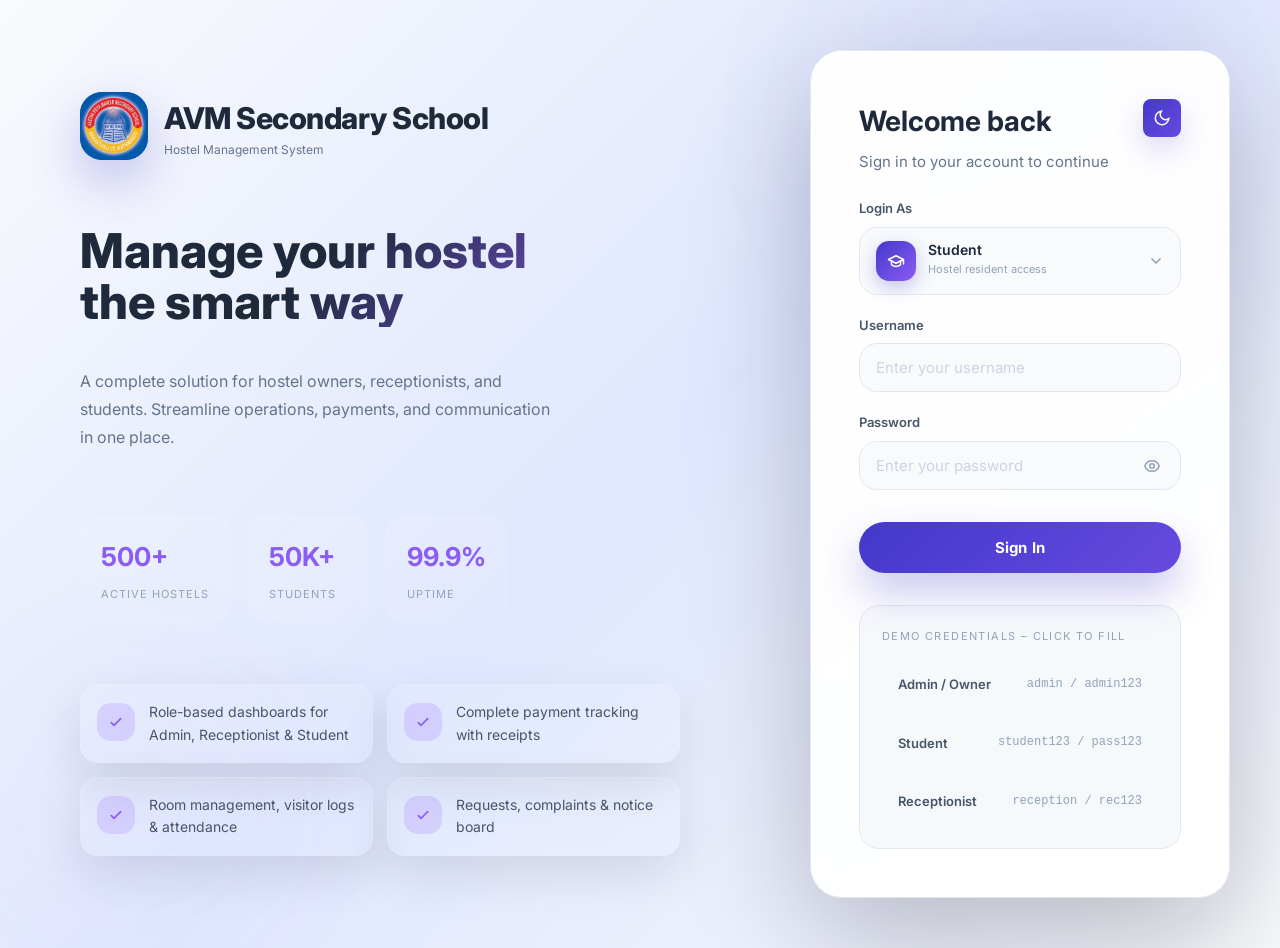
<file: student-dashboard.html>
<!DOCTYPE html>
<html lang="en">
<head>
  <meta charset="UTF-8">
  <meta name="viewport" content="width=device-width, initial-scale=1.0">
  <title>Aastha Vidhya Mandir – Student Dashboard</title>
  <link rel="stylesheet" href="styles.css">
</head>
<body>
<div class="dashboard-layout">

  <!-- Sidebar Overlay (mobile) -->
  <div class="sidebar-overlay" id="sidebarOverlay" onclick="closeMobileSidebar()"></div>

  <!-- Sidebar -->
  <aside class="sidebar">
    <div class="sidebar-header">
      <div class="sidebar-logo">
        <img src="logo.png" alt="AVM Logo" onerror="this.style.display='none'">
      </div>
      <div><div class="sidebar-brand">AVM</div><div class="sidebar-brand-sub">Student Portal</div></div>
    </div>

    <nav class="sidebar-nav">
      <div class="sidebar-section-label">Main</div>
      <button class="nav-item active" data-page="dashboard" data-title="Dashboard" onclick="showPage('dashboard')">
        <svg fill="none" viewBox="0 0 24 24" stroke="currentColor"><path stroke-linecap="round" stroke-linejoin="round" stroke-width="2" d="M3 7v10a2 2 0 002 2h14a2 2 0 002-2V9a2 2 0 00-2-2h-6l-2-2H5a2 2 0 00-2 2z"/></svg>
        Dashboard
      </button>
      <button class="nav-item" data-page="bookings" data-title="My Bookings" onclick="showPage('bookings')">
        <svg fill="none" viewBox="0 0 24 24" stroke="currentColor"><path stroke-linecap="round" stroke-linejoin="round" stroke-width="2" d="M8 7V3m8 4V3m-9 8h10M5 21h14a2 2 0 002-2V7a2 2 0 00-2-2H5a2 2 0 00-2 2v12a2 2 0 002 2z"/></svg>
        My Bookings
      </button>
      <button class="nav-item" data-page="payments" data-title="Payments" onclick="showPage('payments')">
        <svg fill="none" viewBox="0 0 24 24" stroke="currentColor"><path stroke-linecap="round" stroke-linejoin="round" stroke-width="2" d="M3 10h18M7 15h1m4 0h1m-7 4h12a3 3 0 003-3V8a3 3 0 00-3-3H6a3 3 0 00-3 3v8a3 3 0 003 3z"/></svg>
        Payments
      </button>
      <button class="nav-item" data-page="requests" data-title="Requests & Complaints" onclick="showPage('requests')">
        <svg fill="none" viewBox="0 0 24 24" stroke="currentColor"><path stroke-linecap="round" stroke-linejoin="round" stroke-width="2" d="M9 5H7a2 2 0 00-2 2v12a2 2 0 002 2h10a2 2 0 002-2V7a2 2 0 00-2-2h-2M9 5a2 2 0 002 2h2a2 2 0 002-2M9 5a2 2 0 012-2h2a2 2 0 012 2"/></svg>
        Requests
      </button>
      <button class="nav-item" data-page="notices" data-title="Notice Board" onclick="showPage('notices')">
        <svg fill="none" viewBox="0 0 24 24" stroke="currentColor"><path stroke-linecap="round" stroke-linejoin="round" stroke-width="2" d="M15 17h5l-1.405-1.405A2.032 2.032 0 0118 14.158V11a6.002 6.002 0 00-4-5.659V5a2 2 0 10-4 0v.341C7.67 6.165 6 8.388 6 11v3.159c0 .538-.214 1.055-.595 1.436L4 17h5m6 0v1a3 3 0 11-6 0v-1m6 0H9"/></svg>
        Notice Board
      </button>
      <div class="sidebar-section-label">Account</div>
      <button class="nav-item" data-page="profile" data-title="My Profile" onclick="showPage('profile')">
        <svg fill="none" viewBox="0 0 24 24" stroke="currentColor"><path stroke-linecap="round" stroke-linejoin="round" stroke-width="2" d="M16 7a4 4 0 11-8 0 4 4 0 018 0zM12 14a7 7 0 00-7 7h14a7 7 0 00-7-7z"/></svg>
        My Profile
      </button>
    </nav>

    <div class="sidebar-footer">
      <div class="sidebar-user">
        <div class="sidebar-user-avatar" id="sidebarUserAvatar">S</div>
        <div class="sidebar-user-info">
          <div class="sidebar-user-name" id="sidebarUserName">Student</div>
          <div class="sidebar-user-role" id="sidebarUserRole">Student</div>
        </div>
      </div>
      <button class="sidebar-logout" onclick="logout()">
        <svg fill="none" viewBox="0 0 24 24" stroke="currentColor"><path stroke-linecap="round" stroke-linejoin="round" stroke-width="2" d="M17 16l4-4m0 0l-4-4m4 4H7m6 4v1a3 3 0 01-3 3H6a3 3 0 01-3-3V7a3 3 0 013-3h4a3 3 0 013 3v1"/></svg>
        Logout
      </button>
    </div>
  </aside>

  <!-- Main Content -->
  <div class="main-content">
    <!-- Topbar -->
    <header class="topbar">
      <button class="topbar-menu-btn" onclick="toggleMobileSidebar()">
        <svg fill="none" viewBox="0 0 24 24" stroke="currentColor"><path stroke-linecap="round" stroke-linejoin="round" stroke-width="2" d="M4 6h16M4 12h16M4 18h16"/></svg>
      </button>
      <div class="topbar-title" id="pageTitle">Dashboard</div>
      <div class="topbar-search">
        <svg fill="none" viewBox="0 0 24 24" stroke="currentColor"><path stroke-linecap="round" stroke-linejoin="round" stroke-width="2" d="M21 21l-6-6m2-5a7 7 0 11-14 0 7 7 0 0114 0z"/></svg>
        <input type="text" placeholder="Search…">
      </div>
      <div class="topbar-actions">
        <button class="topbar-btn" id="themeToggleBtn" onclick="toggleTheme()" title="Toggle dark/light mode">
          <svg fill="currentColor" viewBox="0 0 24 24"><path d="M21 12.79A9 9 0 1 1 11.21 3 7 7 0 0 0 21 12.79z"/></svg>
        </button>
        <button class="topbar-btn" onclick="showPage('notices')" title="Notices">
          <svg fill="none" viewBox="0 0 24 24" stroke="currentColor"><path stroke-linecap="round" stroke-linejoin="round" stroke-width="2" d="M15 17h5l-1.405-1.405A2.032 2.032 0 0118 14.158V11a6.002 6.002 0 00-4-5.659V5a2 2 0 10-4 0v.341C7.67 6.165 6 8.388 6 11v3.159c0 .538-.214 1.055-.595 1.436L4 17h5m6 0v1a3 3 0 11-6 0v-1m6 0H9"/></svg>
          <span class="dot"></span>
        </button>
        <div class="topbar-user" onclick="showPage('profile')">
          <div class="topbar-user-avatar" id="topbarUserAvatar">S</div>
          <div class="topbar-user-name" id="topbarUserName">Student</div>
        </div>
      </div>
    </header>

    <!-- Pages -->
    <main class="page-content">

      <!-- ===== DASHBOARD PAGE ===== -->
      <div class="page active" id="dashboard">
        <div class="page-header">
          <div class="page-header-left">
            <h2>My Dashboard</h2>
            <p>Overview of your hostel stay and account</p>
          </div>
          <div class="page-header-right">
            <button class="btn btn-primary" onclick="openModal('requestModal')">
              <svg fill="none" viewBox="0 0 24 24" stroke="currentColor"><path stroke-linecap="round" stroke-linejoin="round" stroke-width="2" d="M12 4v16m8-8H4"/></svg>
              New Request
            </button>
          </div>
        </div>

        <div class="stats-grid">
          <div class="stat-card">
            <div class="stat-icon blue"><svg fill="none" viewBox="0 0 24 24" stroke="currentColor"><path stroke-linecap="round" stroke-linejoin="round" stroke-width="2" d="M3 12l2-2m0 0l7-7 7 7M5 10v10a1 1 0 001 1h3m10-11l2 2m-2-2v10a1 1 0 01-1 1h-3m-6 0a1 1 0 001-1v-4a1 1 0 011-1h2a1 1 0 011 1v4a1 1 0 001 1m-6 0h6"/></svg></div>
            <div class="stat-body"><div class="stat-value" id="statRoom">—</div><div class="stat-label">My Room</div></div>
          </div>
          <div class="stat-card">
            <div class="stat-icon red"><svg fill="none" viewBox="0 0 24 24" stroke="currentColor"><path stroke-linecap="round" stroke-linejoin="round" stroke-width="2" d="M12 8c-1.657 0-3 .895-3 2s1.343 2 3 2 3 .895 3 2-1.343 2-3 2m0-8c1.11 0 2.08.402 2.599 1M12 8V7m0 1v8m0 0v1m0-1c-1.11 0-2.08-.402-2.599-1M21 12a9 9 0 11-18 0 9 9 0 0118 0z"/></svg></div>
            <div class="stat-body"><div class="stat-value" id="statPending">—</div><div class="stat-label">Pending Payment</div></div>
          </div>
          <div class="stat-card">
            <div class="stat-icon green"><svg fill="none" viewBox="0 0 24 24" stroke="currentColor"><path stroke-linecap="round" stroke-linejoin="round" stroke-width="2" d="M9 12l2 2 4-4m6 2a9 9 0 11-18 0 9 9 0 0118 0z"/></svg></div>
            <div class="stat-body"><div class="stat-value" id="statPaidTotal">—</div><div class="stat-label">Total Paid</div></div>
          </div>
          <div class="stat-card">
            <div class="stat-icon orange"><svg fill="none" viewBox="0 0 24 24" stroke="currentColor"><path stroke-linecap="round" stroke-linejoin="round" stroke-width="2" d="M9 5H7a2 2 0 00-2 2v12a2 2 0 002 2h10a2 2 0 002-2V7a2 2 0 00-2-2h-2M9 5a2 2 0 002 2h2a2 2 0 002-2M9 5a2 2 0 012-2h2a2 2 0 012 2"/></svg></div>
            <div class="stat-body"><div class="stat-value" id="statBookingStatus">—</div><div class="stat-label">Booking Status</div></div>
          </div>
        </div>

        <div class="grid-2">
          <div class="card">
            <div class="card-header">
              <div><div class="card-title">My Room Details</div><div class="card-subtitle">Current booking information</div></div>
            </div>
            <div class="card-body">
              <div id="currentBookingInfo">
                <div class="empty-state" style="padding:24px">
                  <svg fill="none" viewBox="0 0 24 24" stroke="currentColor"><path stroke-linecap="round" stroke-linejoin="round" stroke-width="2" d="M3 12l2-2m0 0l7-7 7 7M5 10v10a1 1 0 001 1h3m10-11l2 2m-2-2v10a1 1 0 01-1 1h-3m-6 0a1 1 0 001-1v-4a1 1 0 011-1h2a1 1 0 011 1v4a1 1 0 001 1m-6 0h6"/></svg>
                  <p>No active booking found</p>
                </div>
              </div>
            </div>
          </div>
          <div class="card">
            <div class="card-header">
              <div><div class="card-title">Recent Payments</div></div>
              <button class="btn btn-sm btn-secondary" onclick="showPage('payments')">View All</button>
            </div>
            <div class="table-wrapper">
              <table>
                <thead><tr><th>Txn ID</th><th>Type</th><th>Amount</th><th>Date</th><th>Status</th></tr></thead>
                <tbody id="recentPaymentsBody"><tr><td colspan="5" class="text-center text-muted" style="padding:24px">Loading…</td></tr></tbody>
              </table>
            </div>
          </div>
        </div>

        <div class="card mt-20">
          <div class="card-header"><div class="card-title">Notice Board</div></div>
          <div class="card-body">
            <div class="notices-list"></div>
          </div>
        </div>
      </div>

      <!-- ===== BOOKINGS PAGE ===== -->
      <div class="page" id="bookings">
        <div class="page-header">
          <div class="page-header-left"><h2>My Bookings</h2><p>All your booking records</p></div>
          <div class="page-header-right">
            <button class="btn btn-secondary" onclick="exportTableCSV('bookingsTable','my-bookings')">
              <svg fill="none" viewBox="0 0 24 24" stroke="currentColor"><path stroke-linecap="round" stroke-linejoin="round" stroke-width="2" d="M4 16v1a3 3 0 003 3h10a3 3 0 003-3v-1m-4-4l-4 4m0 0l-4-4m4 4V4"/></svg>
              Export CSV
            </button>
          </div>
        </div>
        <div class="card">
          <div class="card-body" style="padding:0">
            <div class="table-wrapper">
              <table id="bookingsTable">
                <thead><tr><th>Booking ID</th><th>Room</th><th>Type</th><th>Check-In</th><th>Check-Out</th><th>Rent/Month</th><th>Status</th></tr></thead>
                <tbody id="bookingsBody"></tbody>
              </table>
            </div>
          </div>
        </div>
      </div>

      <!-- ===== PAYMENTS PAGE ===== -->
      <div class="page" id="payments">
        <div class="page-header">
          <div class="page-header-left"><h2>Payments</h2><p>Track and manage your rent payments</p></div>
          <div class="page-header-right">
            <button class="btn btn-primary" onclick="openPaymentModal()">
              <svg fill="none" viewBox="0 0 24 24" stroke="currentColor"><path stroke-linecap="round" stroke-linejoin="round" stroke-width="2" d="M12 4v16m8-8H4"/></svg>
              Make Payment
            </button>
            <button class="btn btn-secondary" onclick="exportTableCSV('paymentHistoryTable','payment-history')">
              <svg fill="none" viewBox="0 0 24 24" stroke="currentColor"><path stroke-linecap="round" stroke-linejoin="round" stroke-width="2" d="M4 16v1a3 3 0 003 3h10a3 3 0 003-3v-1m-4-4l-4 4m0 0l-4-4m4 4V4"/></svg>
              Export
            </button>
          </div>
        </div>

        <div class="payment-hero">
          <div class="payment-label" id="paymentHeroLabel">Amount Due</div>
          <div class="payment-amount" id="paymentHeroAmount">₹0</div>
          <div class="payment-due-date" id="paymentDueDate">Due by 10th of this month</div>
        </div>

        <div class="card">
          <div class="card-header">
            <div class="card-title">Payment History</div>
            <div class="filter-bar" style="margin:0;gap:8px;align-items:center">
              <div class="date-range-wrap">
                <span class="dr-icon"><svg fill="none" viewBox="0 0 24 24" stroke="currentColor" width="14" height="14"><path stroke-linecap="round" stroke-linejoin="round" stroke-width="2" d="M8 7V3m8 4V3m-9 8h10M5 21h14a2 2 0 002-2V7a2 2 0 00-2-2H5a2 2 0 00-2 2v12a2 2 0 002 2z"/></svg></span>
                <input type="date" id="stuPayDateFrom" title="From date" onchange="applyStudentPaymentDateRange()">
                <span style="font-size:11px;color:var(--text-3);padding:0 2px">—</span>
                <input type="date" id="stuPayDateTo" title="To date" onchange="applyStudentPaymentDateRange()">
                <button class="dr-clear" onclick="clearStudentPaymentDateRange()" title="Clear dates">×</button>
              </div>
            </div>
          </div>
          <div class="card-body" style="padding:0">
            <div class="table-wrapper">
              <table id="paymentHistoryTable">
                <thead><tr>
                  <th>Transaction ID</th><th>Type</th>
                  <th class="sortable-th" id="spth-amount" onclick="sortStuPayments('amount')">Amount <span class="sort-icon">↕</span></th>
                  <th>Method</th>
                  <th class="sortable-th sort-active" id="spth-date" onclick="sortStuPayments('date')">Date <span class="sort-icon">↓</span></th>
                  <th class="sortable-th" id="spth-status" onclick="sortStuPayments('status')">Status <span class="sort-icon">↕</span></th>
                  <th>Action</th>
                </tr></thead>
                <tbody id="paymentHistoryBody"></tbody>
              </table>
            </div>
          </div>
        </div>
      </div>

      <!-- ===== REQUESTS PAGE ===== -->
      <div class="page" id="requests">
        <div class="page-header">
          <div class="page-header-left"><h2>Requests & Complaints</h2><p>Submit and track your requests</p></div>
          <div class="page-header-right">
            <button class="btn btn-primary" onclick="openModal('requestModal')">
              <svg fill="none" viewBox="0 0 24 24" stroke="currentColor"><path stroke-linecap="round" stroke-linejoin="round" stroke-width="2" d="M12 4v16m8-8H4"/></svg>
              New Request
            </button>
          </div>
        </div>
        <div class="card">
          <div class="card-body" style="padding:0">
            <div class="table-wrapper">
              <table>
                <thead><tr>
                  <th>ID</th><th>Type</th><th>Description</th>
                  <th class="sortable-th sort-active" id="srth-date" onclick="sortStuRequests('date')">Date <span class="sort-icon">↓</span></th>
                  <th class="sortable-th" id="srth-status" onclick="sortStuRequests('status')">Status <span class="sort-icon">↕</span></th>
                  <th>Response</th>
                </tr></thead>
                <tbody id="requestsBody"></tbody>
              </table>
            </div>
          </div>
        </div>
      </div>

      <!-- ===== NOTICES PAGE ===== -->
      <div class="page" id="notices">
        <div class="page-header">
          <div class="page-header-left"><h2>Notice Board</h2><p>Important announcements from management</p></div>
        </div>
        <div class="card">
          <div class="card-body">
            <div class="notices-list"></div>
          </div>
        </div>
      </div>

      <!-- ===== PROFILE PAGE ===== -->
      <div class="page" id="profile">
        <div class="page-header">
          <div class="page-header-left"><h2>My Profile</h2><p>Manage your personal information</p></div>
        </div>
        <div class="grid-2" style="align-items:start">
          <div class="card">
            <div class="profile-avatar-section">
              <div class="profile-avatar-large" id="profileInitial">S</div>
              <div class="profile-name" id="profileFullName">Student</div>
              <div class="profile-role">Student Portal</div>
              <div class="profile-badge badge badge-success mt-12" id="profileRoleBadge">Active</div>
            </div>
            <div class="card-body">
              <form onsubmit="updateProfile(event)">
                <div class="input-row">
                  <div class="form-group-d"><label class="form-label-d">Full Name</label><input class="input" id="editName" required></div>
                  <div class="form-group-d"><label class="form-label-d">Email</label><input class="input" type="email" id="editEmail" required></div>
                </div>
                <div class="input-row">
                  <div class="form-group-d"><label class="form-label-d">Phone</label><input class="input" id="editPhone"></div>
                  <div class="form-group-d"><label class="form-label-d">Student ID</label><input class="input" id="editStudentId" readonly style="background:var(--bg)"></div>
                </div>
                <div class="input-row">
                  <div class="form-group-d"><label class="form-label-d">Blood Group</label>
                    <select class="input" id="editBloodGroup"><option value="">Select</option><option>A+</option><option>A-</option><option>B+</option><option>B-</option><option>O+</option><option>O-</option><option>AB+</option><option>AB-</option></select>
                  </div>
                  <div class="form-group-d"><label class="form-label-d">Emergency Contact</label><input class="input" id="editEmergency"></div>
                </div>
                <div class="input-row">
                  <div class="form-group-d"><label class="form-label-d">Course</label><input class="input" id="editCourse"></div>
                  <div class="form-group-d"><label class="form-label-d">Year</label><input class="input" id="editYear" placeholder="e.g. 2nd Year"></div>
                </div>
                <div class="form-group-d"><label class="form-label-d">Father's Name</label><input class="input" id="editFather"></div>
                <div class="form-group-d"><label class="form-label-d">Home Address</label><textarea class="input" id="editAddress" style="min-height:60px"></textarea></div>
                <button type="submit" class="btn btn-primary w-full">Save Changes</button>
              </form>
            </div>
          </div>

          <div class="card">
            <div class="card-header"><div class="card-title">Change Password</div></div>
            <div class="card-body">
              <form onsubmit="changePassword(event)">
                <div class="form-group-d"><label class="form-label-d">Current Password</label><input class="input" type="password" id="oldPass" required></div>
                <div class="form-group-d"><label class="form-label-d">New Password</label><input class="input" type="password" id="newPass" required minlength="6"><div class="form-hint">Minimum 6 characters</div></div>
                <div class="form-group-d"><label class="form-label-d">Confirm New Password</label><input class="input" type="password" id="confirmPass" required></div>
                <button type="submit" class="btn btn-warning w-full">Update Password</button>
              </form>
            </div>
          </div>
        </div>
      </div>

    </main>
  </div>
</div>

<!-- ===== MODALS ===== -->

<!-- New Request Modal -->
<div class="modal-overlay" id="requestModal">
  <div class="modal">
    <div class="modal-header">
      <div class="modal-title">Submit New Request</div>
      <button class="modal-close" onclick="closeModal('requestModal')"><svg fill="none" viewBox="0 0 24 24" stroke="currentColor"><path stroke-linecap="round" stroke-linejoin="round" stroke-width="2" d="M6 18L18 6M6 6l12 12"/></svg></button>
    </div>
    <form onsubmit="submitRequest(event)">
      <div class="modal-body">
        <div class="form-group-d">
          <label class="form-label-d">Request Type</label>
          <select class="input" id="reqType" required>
            <option value="">Select type</option>
            <option value="Maintenance">Maintenance</option>
            <option value="Room Change">Room Change</option>
            <option value="Complaint">Complaint</option>
            <option value="Leave Request">Leave Request</option>
            <option value="Other">Other</option>
          </select>
        </div>
        <div class="form-group-d">
          <label class="form-label-d">Description</label>
          <textarea class="input" id="reqDesc" rows="4" placeholder="Describe your request in detail…" required></textarea>
        </div>
      </div>
      <div class="modal-footer">
        <button type="button" class="btn btn-secondary" onclick="closeModal('requestModal')">Cancel</button>
        <button type="submit" class="btn btn-primary">Submit Request</button>
      </div>
    </form>
  </div>
</div>

<!-- Payment Modal -->
<div class="modal-overlay" id="paymentModal">
  <div class="modal">
    <div class="modal-header">
      <div class="modal-title">Make Payment</div>
      <button class="modal-close" onclick="closeModal('paymentModal')"><svg fill="none" viewBox="0 0 24 24" stroke="currentColor"><path stroke-linecap="round" stroke-linejoin="round" stroke-width="2" d="M6 18L18 6M6 6l12 12"/></svg></button>
    </div>
    <form onsubmit="submitPayment(event)">
      <div class="modal-body">
        <div class="form-group-d">
          <label class="form-label-d">Payment Type</label>
          <select class="input" required>
            <option>Monthly Rent</option>
            <option>Security Deposit</option>
            <option>Maintenance Fee</option>
            <option>Other</option>
          </select>
        </div>
        <div class="form-group-d">
          <label class="form-label-d">Amount (₹)</label>
          <input class="input" type="number" id="payAmount" placeholder="Enter amount" required min="1">
        </div>
        <div class="form-group-d">
          <label class="form-label-d">Payment Method</label>
          <select class="input" id="payMethod" required>
            <option value="">Select method</option>
            <option value="UPI">UPI</option>
            <option value="Net Banking">Net Banking</option>
            <option value="Debit Card">Debit Card</option>
            <option value="Credit Card">Credit Card</option>
            <option value="Cash">Cash</option>
          </select>
        </div>
        <div class="form-group-d">
          <label class="form-label-d">UPI ID / Reference (optional)</label>
          <input class="input" type="text" placeholder="Enter UPI ID or reference number">
        </div>
      </div>
      <div class="modal-footer">
        <button type="button" class="btn btn-secondary" onclick="closeModal('paymentModal')">Cancel</button>
        <button type="submit" class="btn btn-success">Pay Now</button>
      </div>
    </form>
  </div>
</div>

<div class="modal-overlay" id="logoutConfirmModal">
  <div class="modal modal-sm">
    <div class="modal-header">
      <div class="modal-title">Confirm Logout</div>
      <button class="modal-close" onclick="closeModal('logoutConfirmModal')"><svg fill="none" viewBox="0 0 24 24" stroke="currentColor"><path stroke-linecap="round" stroke-linejoin="round" stroke-width="2" d="M6 18L18 6M6 6l12 12"/></svg></button>
    </div>
    <div class="modal-body">
      <p>Are you sure you want to logout?</p>
    </div>
    <div class="modal-footer">
      <button type="button" class="btn btn-secondary" onclick="closeModal('logoutConfirmModal')">Cancel</button>
      <button type="button" class="btn btn-danger" onclick="confirmLogout()">Logout</button>
    </div>
  </div>
</div>
<div class="notifications-container"></div>
<script src="script.js"></script>
<script>
  initStudentDashboard();
  function applyStudentPaymentDateRange() {
    const session = HMS.getSession();
    if (session) renderStudentPayments(HMS.findById('users', session.userId));
  }
  function clearStudentPaymentDateRange() {
    const f = document.getElementById('stuPayDateFrom');
    const t = document.getElementById('stuPayDateTo');
    if (f) f.value = '';
    if (t) t.value = '';
    applyStudentPaymentDateRange();
  }
  // ===== SORTING =====
  function sortStuPayments(col) {
    const s = stuSortState.payments;
    s.dir = s.col === col ? (s.dir === 'asc' ? 'desc' : 'asc') : (col === 'date' ? 'desc' : 'asc');
    s.col = col;
    applyStudentPaymentDateRange();
    updateStuSortIcons('payments');
  }
  function sortStuRequests(col) {
    const s = stuSortState.requests;
    s.dir = s.col === col ? (s.dir === 'asc' ? 'desc' : 'asc') : (col === 'date' ? 'desc' : 'asc');
    s.col = col;
    const session = HMS.getSession();
    if (session) renderStudentRequests(HMS.findById('users', session.userId));
    updateStuSortIcons('requests');
  }
  function updateStuSortIcons(table) {
    const s = stuSortState[table];
    const maps = {
      payments: { amount: 'spth-amount', date: 'spth-date', status: 'spth-status' },
      requests: { date: 'srth-date', status: 'srth-status' }
    };
    const map = maps[table] || {};
    Object.entries(map).forEach(([col, elId]) => {
      const el = document.getElementById(elId);
      if (!el) return;
      const icon = el.querySelector('.sort-icon');
      const active = col === s.col;
      el.classList.toggle('sort-active', active);
      if (icon) icon.textContent = active ? (s.dir === 'asc' ? '↑' : '↓') : '↕';
    });
  }
</script>
</body>
</html>
</file>
<file: styles.css>
/* ============================================================
   styles.css — Hostel Management System — Global Stylesheet
   AVM Secondary School | ICT308 Capstone Project 2, CIHE 2026
   ============================================================

   STRUCTURE
   1.  CSS Custom Properties (:root)
       — Colour palette, spacing, shadows, sidebar width.
       — Dark-mode overrides via [data-theme="dark"] on <body>.
   2.  Reset & Base
       — Box-sizing, body font, scroll behaviour.
   3.  Animated Gradient Background
       — Used on the login page (.animate-gradient).
   4.  Login Page (.login-page, .login-left, .login-right, .login-card)
       — Split-screen layout, role picker, demo credential cards.
   5.  Dashboard Shell (.dashboard-layout, .sidebar, .main-content)
       — Sidebar navigation, topbar, mobile overlay.
   6.  Navigation (.nav-item, .nav-section)
       — Sidebar links with active state and hover animations.
   7.  Page Sections (.page, .page-header, .stats-grid)
       — Per-dashboard page visibility and stat card grid.
   8.  Cards & Surfaces (.card, .table-card)
       — Shared card styles, table wrappers, action buttons.
   9.  Data Tables (.data-table)
       — Sortable, striped, responsive tables with status badges.
   10. Modals (.modal-overlay, .modal)
       — Centered overlay modals with backdrop click to close.
   11. Forms (.form-group, .form-label, .form-input, .form-select)
       — Consistent form field styling across all dashboards.
   12. Buttons (.btn, .btn-primary, .btn-secondary, .btn-danger, etc.)
       — Shared button styles with size and variant modifiers.
   13. Status Badges (.badge-*)
       — Colour-coded pill badges for statuses (paid/pending/active/etc.).
   14. Notifications (.notifications-container, .notification)
       — Floating toast messages (success/error/warning/info).
   15. Charts (.chart-card, .chart-wrapper)
       — Chart.js container styles for the admin analytics page.
   16. Room Grid (.room-grid, .room-card)
       — Visual room status grid on the receptionist dashboard.
   17. Theme Toggle (.theme-toggle-btn)
       — Sun/moon icon button for dark/light mode switching.
   18. Responsive Breakpoints
       — Mobile sidebar overlay, stacked layouts below 768 px.
   ============================================================ */

/* ==========================================
   HOSTEL MANAGEMENT SYSTEM - MODERN STYLES
   ========================================== */

@import url('https://fonts.googleapis.com/css2?family=Inter:wght@300;400;500;600;700;800&display=swap');

:root {
  --primary: #4338ca;
  --primary-dark: #312e81;
  --primary-light: #c7d2fe;
  --secondary: #8b5cf6;
  --success: #10b981;
  --success-light: #d1fae5;
  --warning: #f59e0b;
  --warning-light: #fef3c7;
  --danger: #ef4444;
  --danger-light: #fee2e2;
  --info: #0ea5e9;
  --info-light: #bae6fd;
  --sidebar-bg: #0b1226;
  --sidebar-width: 260px;
  --bg: #eff6ff;
  --surface: #ffffff;
  --surface-2: #f8fafc;
  --text: #1e293b;
  --text-2: #475569;
  --text-3: #64748b;
  --border: #e2e8f0;
  --border-dark: #cbd5e1;
  --shadow-sm: 0 1px 2px rgba(0,0,0,0.05);
  --shadow: 0 1px 3px rgba(0,0,0,0.1),0 1px 2px rgba(0,0,0,0.06);
  --shadow-md: 0 4px 6px rgba(0,0,0,0.07),0 2px 4px rgba(0,0,0,0.06);
  --shadow-lg: 0 10px 15px rgba(0,0,0,0.1),0 4px 6px rgba(0,0,0,0.05);
  --shadow-xl: 0 20px 25px rgba(0,0,0,0.1),0 10px 10px rgba(0,0,0,0.04);
  --radius: 8px;
  --radius-lg: 12px;
  --radius-xl: 16px;
  --radius-full: 9999px;
  --transition: all 0.2s ease;
} 

/* Dark Mode */
[data-theme="dark"] {
  --bg: #0a0e27;
  --surface: #151e3f;
  --surface-2: #1e293b;
  --text: #f1f5f9;
  --text-2: #cbd5e1;
  --text-3: #94a3b8;
  --border: #2d3b54;
  --border-dark: #3d4f66;
  --shadow: 0 1px 3px rgba(0,0,0,0.4),0 1px 2px rgba(0,0,0,0.3);
  --shadow-md: 0 4px 6px rgba(0,0,0,0.4),0 2px 4px rgba(0,0,0,0.3);
  --shadow-lg: 0 10px 15px rgba(0,0,0,0.4),0 4px 6px rgba(0,0,0,0.3);
  --shadow-xl: 0 20px 25px rgba(0,0,0,0.4),0 10px 10px rgba(0,0,0,0.3);
}

[data-theme="dark"] .sidebar {
  --sidebar-bg: #0f1729;
}

[data-theme="dark"] .topbar {
  background: #151e3f;
  border-bottom-color: #2d3b54;
}

/* Light Mode - Sidebar & Menu */
[data-theme="light"] .sidebar {
  background: #ffffff;
  border-right: 1px solid #e2e8f0;
}

[data-theme="light"] .sidebar-header,
[data-theme="light"] .sidebar-footer {
  border-color: #e2e8f0;
}

[data-theme="light"] .sidebar-logo {
  background: linear-gradient(135deg,var(--primary),var(--secondary));
}

[data-theme="light"] .sidebar-brand,
[data-theme="light"] .sidebar-brand-sub,
[data-theme="light"] .sidebar-user-name,
[data-theme="light"] .sidebar-user-role,
[data-theme="light"] .sidebar-logout,
[data-theme="light"] .sidebar-section-label {
  color: #1e293b;
}

[data-theme="light"] .sidebar-user {
  background: #f8fafc;
}

[data-theme="light"] .sidebar-logout {
  color: #475569;
}

[data-theme="light"] .nav-item {
  color: #475569;
  background: transparent;
}

[data-theme="light"] .nav-item:hover,
[data-theme="light"] .nav-item.active {
  background: #eff6ff;
  color: var(--primary);
}

[data-theme="light"] .nav-item svg {
  color: #475569;
}

[data-theme="light"] .nav-item.active svg,
[data-theme="light"] .nav-item:hover svg {
  color: var(--primary);
}

[data-theme="light"] .topbar {
  background: #ffffff;
  border-bottom-color: #e2e8f0;
}

[data-theme="light"] .topbar-title,
[data-theme="light"] .topbar-search input,
[data-theme="light"] .topbar-btn,
[data-theme="light"] .topbar-user-name {
  color: #1e293b;
}

[data-theme="light"] .topbar-btn {
  background: #f8fafc;
  border-color: #e2e8f0;
}

[data-theme="light"] .topbar-btn:hover {
  background: #e2e8f0;
}

[data-theme="light"] .topbar-search {
  background: #f8fafc;
  border-color: #e2e8f0;
}

[data-theme="light"] .topbar-search svg {
  color: #94a3b8;
}

/* Light Mode - Login Page */
[data-theme="light"] .login-page {
  background: linear-gradient(135deg,#f8fafc 0%,#e0e7ff 50%,#f8fafc 100%);
}

[data-theme="light"] .login-page::before {
  background: radial-gradient(circle,rgba(67,56,202,0.08) 0%,transparent 70%);
}

[data-theme="light"] .login-page::after {
  background: radial-gradient(circle,rgba(139,92,246,0.05) 0%,transparent 70%);
}

[data-theme="light"] .login-left {
  color: #1e293b;
}

[data-theme="light"] .login-headline {
  background: linear-gradient(135deg,#1e293b 40%,var(--secondary));
  -webkit-background-clip: text;
  -webkit-text-fill-color: transparent;
  background-clip: text;
}

[data-theme="light"] .login-feature {
  color: #475569;
}

[data-theme="light"] .login-subtext {
  color: #64748b;
}

[data-theme="light"] .login-stat-label {
  color: #94a3b8;
}

[data-theme="light"] .login-logo-name {
  color: #1e293b;
}

[data-theme="light"] .login-logo-sub {
  color: #64748b;
}

[data-theme="light"] .login-card {
  background: rgba(255,255,255,0.95);
  border-color: #e2e8f0;
  backdrop-filter: blur(12px);
}

[data-theme="light"] .login-card-title {
  color: #1e293b;
}

[data-theme="light"] .login-card-subtitle {
  color: #64748b;
}

[data-theme="light"] .form-label {
  color: #475569;
}

[data-theme="light"] .form-control {
  background: #f8fafc;
  border-color: #e2e8f0;
  color: #1e293b;
}

[data-theme="light"] .form-control:focus {
  background: #ffffff;
  border-color: var(--primary);
}

[data-theme="light"] .form-control::placeholder {
  color: #cbd5e1;
}

[data-theme="light"] .form-control option {
  background: #ffffff;
  color: #1e293b;
}

[data-theme="light"] .password-toggle {
  color: #94a3b8;
}

[data-theme="light"] .password-toggle:hover {
  color: #475569;
}

[data-theme="light"] .btn-login {
  background: linear-gradient(135deg,var(--primary),var(--secondary));
  background-size: 200% 200%;
  animation: gradient 5s ease infinite;
  color: white;
}

[data-theme="light"] .demo-creds {
  background: rgba(241,245,249,0.6);
  border-color: #e2e8f0;
}

[data-theme="light"] .demo-creds-title {
  color: #94a3b8;
}

[data-theme="light"] .demo-cred-item {
  color: #64748b;
  border-bottom-color: #e2e8f0;
}

[data-theme="light"] .demo-cred-item:hover {
  color: #1e293b;
}

[data-theme="light"] .demo-cred-item .role {
  color: #475569;
}

[data-theme="light"] .demo-cred-item .creds {
  color: #94a3b8;
}

*{box-sizing:border-box;margin:0;padding:0}
body{font-family:'Inter',-apple-system,BlinkMacSystemFont,'Segoe UI',sans-serif;background:linear-gradient(135deg,#0b1226 0%,var(--primary-dark) 50%,#0b1226 100%);background-attachment:fixed;color:var(--text);line-height:1.6;font-size:14px}
[data-theme="light"] body{background:linear-gradient(135deg,#f8fafc 0%,#e0e7ff 50%,#f8fafc 100%)}

/* ===== LOGIN ===== */
@keyframes gradient {
  0% { background-position: 0% 50%; }
  50% { background-position: 100% 50%; }
  100% { background-position: 0% 50%; }
}

.animate-gradient {
  animation: gradient 8s ease infinite;
  background-size: 200% 200%;
}

.login-page{min-height:100vh;display:flex;background:linear-gradient(135deg,#0b1226 0%,var(--primary-dark) 50%,#0b1226 100%);position:relative;overflow:hidden;background-size:260% 260%}
.login-page::before,
.login-page::after{
  content:'';
  position:absolute;
  border-radius:50%;
  filter:blur(40px);
  opacity:0.65;
  pointer-events:none;
}
.login-page::before{width:720px;height:720px;background:radial-gradient(circle,rgba(139,92,246,0.22) 0%,transparent 60%);top:-240px;right:-140px}
.login-page::after{width:520px;height:520px;background:radial-gradient(circle,rgba(59,130,246,0.18) 0%,transparent 65%);bottom:-120px;left:-120px}
.login-left{flex:1;display:flex;flex-direction:column;justify-content:center;padding:70px 80px;color:white;position:relative;z-index:1;gap:26px}
.login-logo{display:flex;align-items:center;gap:16px;margin-bottom:40px}
.login-logo-icon{position:relative;width:68px;height:68px;background:linear-gradient(135deg,var(--primary),var(--secondary));border-radius:22px;display:flex;align-items:center;justify-content:center;box-shadow:0 20px 50px rgba(67,56,202,0.28);overflow:hidden}
.login-logo-icon img.login-logo-img{position:absolute;inset:0;width:100%;height:100%;object-fit:cover;display:block}
.login-logo-icon svg.logo-fallback-icon{width:34px;height:34px;color:white;display:none}
.login-logo-icon.logo-fallback svg.logo-fallback-icon{display:block}
.login-logo-name{font-size:30px;font-weight:800;letter-spacing:-0.5px;color:white}
.login-logo-sub{font-size:12px;color:rgba(255,255,255,0.75);margin-top:-2px}
.login-headline{font-size:48px;font-weight:800;line-height:1.05;margin-bottom:14px;background:linear-gradient(135deg,#f8fafc 40%,var(--primary-light));-webkit-background-clip:text;-webkit-text-fill-color:transparent;background-clip:text}
.login-subtext{font-size:16px;color:rgba(255,255,255,0.78);margin-bottom:40px;max-width:470px;line-height:1.75}
.login-stats{display:flex;gap:18px;flex-wrap:wrap;margin-bottom:36px}
.login-stat{min-width:120px;background:rgba(255,255,255,0.08);border:1px solid rgba(255,255,255,0.12);border-radius:18px;padding:18px 20px;box-shadow:inset 0 1px 0 rgba(255,255,255,0.08)}
.login-stat-num{font-size:26px;font-weight:700;color:var(--secondary)}
.login-stat-label{font-size:11px;color:rgba(255,255,255,0.55);text-transform:uppercase;letter-spacing:1px;margin-top:8px}
.login-features{display:grid;grid-template-columns:repeat(2,minmax(0,1fr));gap:14px}
.login-feature{display:flex;align-items:flex-start;gap:14px;color:rgba(255,255,255,0.78);font-size:14px;border-radius:18px;padding:16px;background:rgba(255,255,255,0.05);border:1px solid rgba(255,255,255,0.1);box-shadow:0 18px 50px rgba(0,0,0,0.1)}
.login-feature-icon{width:38px;height:38px;background:rgba(139,92,246,0.18);border-radius:14px;display:flex;align-items:center;justify-content:center;flex-shrink:0;margin-top:2px}
.login-feature-icon svg{width:16px;height:16px;color:var(--secondary)}
.login-right{width:520px;display:flex;align-items:center;justify-content:center;padding:50px;position:relative;z-index:1}
.login-card{background:rgba(255,255,255,0.08);backdrop-filter:blur(30px);border:1px solid rgba(255,255,255,0.14);border-radius:32px;padding:48px;width:100%;max-width:480px;box-shadow:0 40px 120px rgba(8,9,26,0.25)}
.login-card-header{display:flex;justify-content:space-between;align-items:flex-start;gap:14px;margin-bottom:24px}
.card-theme-toggle{width:44px;height:44px;border-radius:18px;padding:0}
.login-card-title{font-size:28px;font-weight:700;color:white;margin-bottom:6px}
.login-card-subtitle{color:rgba(255,255,255,0.65);font-size:15px;margin-bottom:0}
.form-group{margin-bottom:20px}
.form-label{display:block;font-size:13px;font-weight:600;color:rgba(255,255,255,0.75);margin-bottom:8px}
.form-control{width:100%;padding:14px 16px;background:rgba(255,255,255,0.1);border:1px solid rgba(255,255,255,0.14);border-radius:18px;color:white;font-size:15px;transition:var(--transition);outline:none;font-family:inherit;box-shadow:inset 0 1px 2px rgba(255,255,255,0.08)}
.form-control:focus{background:rgba(255,255,255,0.14);border-color:rgba(139,92,246,0.55);box-shadow:0 0 0 4px rgba(139,92,246,0.12)}
.form-control option{background:#1e293b;color:white}
.form-control::placeholder{color:rgba(255,255,255,0.35)}
.password-wrapper{position:relative}
.password-toggle{position:absolute;right:14px;top:50%;transform:translateY(-50%);background:none;border:none;cursor:pointer;color:rgba(255,255,255,0.45);display:flex;align-items:center;padding:6px}
.password-toggle:hover{color:white}
.password-toggle svg{width:18px;height:18px}
.btn-login{width:100%;padding:16px 18px;background:linear-gradient(135deg,var(--primary),var(--secondary));background-size:200% 200%;animation:gradient 6s ease infinite;border:none;border-radius:999px;color:white;font-size:15px;font-weight:700;cursor:pointer;transition:var(--transition);margin-top:12px;font-family:inherit;letter-spacing:0.25px;box-shadow:0 20px 40px rgba(67,56,202,0.28)}
.btn-login:hover{opacity:1;transform:translateY(-2px);box-shadow:0 24px 50px rgba(67,56,202,0.35)}
.btn-login:active{transform:translateY(0)}
.demo-creds{margin-top:32px;padding:22px;background:rgba(255,255,255,0.08);border-radius:20px;border:1px solid rgba(255,255,255,0.12)}
.demo-creds-title{font-size:11px;text-transform:uppercase;letter-spacing:1.4px;color:rgba(255,255,255,0.55);margin-bottom:14px}
.demo-cred-item{display:flex;justify-content:space-between;align-items:center;font-size:13px;color:rgba(255,255,255,0.78);padding:14px 16px;border-radius:14px;background:rgba(255,255,255,0.02);transition:var(--transition)}
.demo-cred-item + .demo-cred-item{margin-top:10px}
.demo-cred-item:hover{background:rgba(255,255,255,0.14);color:white}
.demo-cred-item .role{color:rgba(255,255,255,0.85);font-weight:600}
.demo-cred-item .creds{font-family:monospace;font-size:12px;color:rgba(255,255,255,0.65)}

/* ===== LAYOUT ===== */
.dashboard-layout{display:flex;min-height:100vh;background:transparent}

/* ===== SIDEBAR ===== */
.sidebar{width:var(--sidebar-width);background:var(--sidebar-bg);display:flex;flex-direction:column;position:fixed;top:0;left:0;bottom:0;z-index:100;overflow:hidden;transition:var(--transition)}
.sidebar-header{padding:18px 16px;display:flex;align-items:center;gap:12px;border-bottom:1px solid rgba(255,255,255,0.06);min-height:70px}
/* FIX: Reduced logo from 46px to 36px and switched object-fit to cover so the school crest
   fills the circle without overflowing the sidebar header. */
.sidebar-logo{width:36px;height:36px;min-width:36px;border-radius:50%;overflow:hidden;display:flex;align-items:center;justify-content:center;flex-shrink:0;background:#fff;box-shadow:0 2px 8px rgba(0,0,0,0.15)}
.sidebar-logo img{width:36px;height:36px;max-width:36px;max-height:36px;object-fit:cover;border-radius:50%;display:block}
.sidebar-logo svg{width:18px;height:18px;color:white}
.sidebar-brand{font-size:15px;font-weight:700;color:white;white-space:nowrap}
.sidebar-brand-sub{font-size:10px;color:rgba(255,255,255,0.3);white-space:nowrap}
.sidebar-nav{flex:1;padding:10px 8px;overflow-y:auto;overflow-x:hidden}
.sidebar-section-label{font-size:10px;text-transform:uppercase;letter-spacing:1px;color:rgba(255,255,255,0.22);padding:12px 10px 5px;white-space:nowrap}
.nav-item{display:flex;align-items:center;gap:12px;padding:9px 12px;border-radius:var(--radius);cursor:pointer;transition:var(--transition);color:rgba(255,255,255,0.48);margin-bottom:1px;border:none;background:none;width:100%;text-align:left;font-size:13.5px;font-family:inherit;white-space:nowrap}
.nav-item:hover{background:rgba(255,255,255,0.06);color:rgba(255,255,255,0.82)}
.nav-item.active{background:rgba(67,56,202,0.18);color:var(--secondary)}
.nav-item svg{width:17px;height:17px;flex-shrink:0}
body[data-theme="light"] .sidebar{background:#ffffff!important;border-right:1px solid #e2e8f0!important}
body[data-theme="light"] .sidebar-header,body[data-theme="light"] .sidebar-footer{border-color:#e2e8f0!important}
body[data-theme="light"] .sidebar-user{background:#f8fafc!important}
body[data-theme="light"] .sidebar-section-label,body[data-theme="light"] .sidebar-brand,body[data-theme="light"] .sidebar-brand-sub,body[data-theme="light"] .sidebar-user-name,body[data-theme="light"] .sidebar-user-role,body[data-theme="light"] .sidebar-logout{color:#1e293b!important}
body[data-theme="light"] .nav-item{color:#475569!important;background:transparent!important}
body[data-theme="light"] .nav-item:hover,body[data-theme="light"] .nav-item.active{background:#eff6ff!important;color:var(--primary)!important}
body[data-theme="light"] .nav-item svg,body[data-theme="light"] .nav-item:hover svg,body[data-theme="light"] .nav-item.active svg{color:var(--primary)!important}
.nav-badge{margin-left:auto;background:var(--danger);color:white;font-size:10px;font-weight:700;padding:1px 7px;border-radius:var(--radius-full);min-width:18px;text-align:center}
.nav-badge-orange{background:var(--warning);color:#fff}

/* ── Modern date range picker ── */
.date-range-wrap{display:flex;align-items:center;background:var(--surface);border:1.5px solid var(--border);border-radius:20px;padding:0 12px;gap:5px;height:38px;transition:border-color 0.2s;flex-shrink:0}
.date-range-wrap:focus-within{border-color:var(--primary);box-shadow:0 0 0 3px rgba(67,56,202,0.08)}
.date-range-wrap .dr-icon{color:var(--primary);display:flex;align-items:center;opacity:0.7}
.date-range-wrap input[type="date"]{border:none;background:transparent;font-size:12.5px;color:var(--text);outline:none;width:112px;cursor:pointer;font-family:inherit;min-width:0}
.date-range-wrap input[type="date"]::-webkit-calendar-picker-indicator{opacity:0.5;cursor:pointer}
.date-range-sep{font-size:12px;color:var(--text-3);padding:0 2px;user-select:none}
.date-range-wrap .dr-clear{background:none;border:none;cursor:pointer;color:var(--text-3);font-size:18px;line-height:1;padding:0 2px;display:flex;align-items:center;border-radius:50%;transition:color 0.15s}
.date-range-wrap .dr-clear:hover{color:var(--danger)}
.sidebar-footer{padding:10px 8px;border-top:1px solid rgba(255,255,255,0.06)}
.sidebar-user{display:flex;align-items:center;gap:10px;padding:10px 12px;border-radius:var(--radius);background:rgba(255,255,255,0.04)}
.sidebar-user-avatar{width:34px;height:34px;border-radius:50%;background:linear-gradient(135deg,var(--primary),var(--secondary));display:flex;align-items:center;justify-content:center;font-size:13px;font-weight:700;color:white;flex-shrink:0}
.sidebar-user-info{overflow:hidden;flex:1}
.sidebar-user-name{font-size:13px;font-weight:600;color:white;white-space:nowrap;overflow:hidden;text-overflow:ellipsis}
.sidebar-user-role{font-size:11px;color:rgba(255,255,255,0.35)}
.sidebar-logout{display:flex;align-items:center;gap:8px;padding:8px 12px;border-radius:var(--radius);cursor:pointer;transition:var(--transition);color:rgba(255,255,255,0.35);border:none;background:none;width:100%;font-size:13px;font-family:inherit;margin-top:4px}
.sidebar-logout:hover{background:rgba(239,68,68,0.12);color:#fca5a5}
.sidebar-logout svg{width:16px;height:16px}

/* ===== MAIN CONTENT ===== */
.main-content{flex:1;margin-left:var(--sidebar-width);display:flex;flex-direction:column;min-height:100vh}

/* ===== TOPBAR ===== */
.topbar{height:70px;background:var(--surface);border-bottom:1px solid var(--border);display:flex;align-items:center;padding:0 24px;position:sticky;top:0;z-index:50;gap:12px}
.topbar-menu-btn{display:none;width:36px;height:36px;border:none;background:none;cursor:pointer;color:var(--text-2);border-radius:var(--radius);align-items:center;justify-content:center}
.topbar-menu-btn svg{width:20px;height:20px}
.topbar-title{font-size:18px;font-weight:700;color:var(--text);flex:1}
.topbar-search{display:flex;align-items:center;gap:8px;background:var(--bg);border:1px solid var(--border);border-radius:var(--radius-full);padding:8px 14px;min-width:200px;max-width:300px;flex:1}
.topbar-search svg{width:15px;height:15px;color:var(--text-3);flex-shrink:0}
.topbar-search input{border:none;background:none;font-size:13px;color:var(--text);outline:none;width:100%;font-family:inherit}
.topbar-search input::placeholder{color:var(--text-3)}
.topbar-actions{display:flex;align-items:center;gap:8px}
.topbar-btn{width:38px;height:38px;border-radius:var(--radius);border:1px solid var(--border);background:var(--surface);display:flex;align-items:center;justify-content:center;cursor:pointer;transition:var(--transition);color:var(--text-2);position:relative}
.topbar-btn:hover{background:var(--bg)}
.topbar-btn svg{width:17px;height:17px}
.topbar-btn .dot{position:absolute;top:7px;right:7px;width:8px;height:8px;background:var(--danger);border-radius:50%;border:2px solid white}
.topbar-user{display:flex;align-items:center;gap:8px;padding:5px 10px;border-radius:var(--radius);cursor:pointer;transition:var(--transition);border:1px solid var(--border)}
.topbar-user:hover{background:var(--bg)}
.topbar-user-avatar{width:30px;height:30px;border-radius:50%;background:linear-gradient(135deg,var(--primary),var(--secondary));display:flex;align-items:center;justify-content:center;font-size:12px;font-weight:700;color:white}
.topbar-user-name{font-size:13px;font-weight:600;color:var(--text)}

/* ===== THEME TOGGLE ===== */
.theme-toggle-btn{width:38px;height:38px;border-radius:var(--radius);border:1px solid var(--border);background:var(--surface);display:flex;align-items:center;justify-content:center;cursor:pointer;transition:var(--transition);color:var(--primary);font-size:18px;line-height:1}
.theme-toggle-btn:hover{background:var(--bg);color:var(--primary);opacity:0.8}
.theme-toggle-btn svg{width:18px;height:18px;stroke-width:2}
.card-theme-toggle{background:linear-gradient(135deg,var(--primary),var(--secondary));background-size:200% 200%;animation:gradient 6s ease infinite;color:white;border:none;box-shadow:0 12px 30px rgba(67,56,202,0.2)}
.card-theme-toggle:hover{opacity:1;transform:translateY(-1px);box-shadow:0 14px 34px rgba(67,56,202,0.26)}

/* ===== PAGE CONTENT ===== */
.page-content{flex:1;padding:24px}
.page{display:none}
.page.active{display:block;animation:fadeIn 0.2s ease}
@keyframes fadeIn{from{opacity:0;transform:translateY(4px)}to{opacity:1;transform:translateY(0)}}
.page-header{display:flex;align-items:flex-start;justify-content:space-between;margin-bottom:22px;flex-wrap:wrap;gap:12px}
.page-header-left h2{font-size:20px;font-weight:700;color:var(--text)}
.page-header-left p{font-size:13px;color:var(--text-2);margin-top:3px}
.page-header-right{display:flex;gap:8px;flex-wrap:wrap;align-items:center}

/* ===== STATS ===== */
.stats-grid{display:grid;grid-template-columns:repeat(auto-fit,minmax(210px,1fr));gap:16px;margin-bottom:22px}
.stat-card{background:var(--surface);border-radius:var(--radius-lg);padding:20px;box-shadow:var(--shadow);border:1px solid var(--border);display:flex;align-items:center;gap:16px;transition:var(--transition)}
.stat-card:hover{box-shadow:var(--shadow-md);transform:translateY(-1px)}
.stat-icon{width:50px;height:50px;border-radius:var(--radius-lg);display:flex;align-items:center;justify-content:center;flex-shrink:0}
.stat-icon svg{width:23px;height:23px}
.stat-icon.blue{background:var(--primary-light);color:var(--primary)}
.stat-icon.green{background:var(--success-light);color:var(--success)}
.stat-icon.orange{background:var(--warning-light);color:var(--warning)}
.stat-icon.red{background:var(--danger-light);color:var(--danger)}
.stat-icon.purple{background:#ede9fe;color:var(--secondary)}
.stat-icon.cyan{background:var(--info-light);color:var(--info)}
.stat-body{flex:1;min-width:0}
.stat-value{font-size:23px;font-weight:700;color:var(--text);line-height:1.2}
.stat-label{font-size:12px;color:var(--text-2);margin-top:3px}
.stat-change{font-size:11px;margin-top:5px;display:flex;align-items:center;gap:3px}
.stat-change.up{color:var(--success)}
.stat-change.down{color:var(--danger)}

/* ===== CARDS ===== */
.card{background:var(--surface);border-radius:var(--radius-lg);box-shadow:var(--shadow);border:1px solid var(--border);overflow:hidden}
.card-header{padding:16px 20px;border-bottom:1px solid var(--border);display:flex;align-items:center;justify-content:space-between;gap:12px;flex-wrap:wrap}
.card-title{font-size:15px;font-weight:600;color:var(--text)}
.card-subtitle{font-size:12px;color:var(--text-2);margin-top:2px}
.card-body{padding:20px}
.card-footer{padding:14px 20px;border-top:1px solid var(--border);background:var(--bg)}
.grid-2{display:grid;grid-template-columns:1fr 1fr;gap:20px}
.grid-3{display:grid;grid-template-columns:1fr 1fr 1fr;gap:20px}

/* ===== TABLES ===== */
.table-wrapper{overflow-x:auto}
table{width:100%;border-collapse:collapse;font-size:13.5px}
thead th{background:var(--bg);color:var(--text-2);font-weight:600;font-size:11px;text-transform:uppercase;letter-spacing:0.6px;padding:10px 16px;text-align:left;border-bottom:1px solid var(--border);white-space:nowrap}
.sortable-th{cursor:pointer;user-select:none;transition:color .15s,background .15s}
.sortable-th:hover{background:var(--surface-2);color:var(--primary)}
.sortable-th.sort-active{color:var(--primary)}
.sort-icon{font-style:normal;font-size:10px;opacity:.5;margin-left:3px;display:inline-block}
.sortable-th.sort-active .sort-icon{opacity:1}
/* FIX: Removed unreliable height:60px on tbody tr — CSS height is ignored when cell content is taller.
   Rows are now uniform because every td-sub div always renders (never conditional). */
tbody td{padding:8px 16px;border-bottom:1px solid var(--border);color:var(--text);vertical-align:middle}
tbody tr:last-child td{border-bottom:none}
tbody tr:hover{background:var(--surface-2)}
.td-name{display:flex;align-items:center;gap:10px}
.occupant-row{display:flex;align-items:center;justify-content:space-between;padding:5px 0;border-bottom:1px solid var(--border)}
.occupant-row:last-child{border-bottom:none}
.occupant-row .td-name{gap:8px}
.occupant-row .td-name>div:last-child{line-height:1.3;min-width:0}
.avatar{width:34px;height:34px;border-radius:50%;background:linear-gradient(135deg,var(--primary),var(--secondary));display:flex;align-items:center;justify-content:center;font-size:13px;font-weight:700;color:white;flex-shrink:0}
.avatar.green{background:linear-gradient(135deg,var(--success),#059669)}
.avatar.orange{background:linear-gradient(135deg,var(--warning),#d97706)}
.avatar.red{background:linear-gradient(135deg,var(--danger),#dc2626)}
.avatar.purple{background:linear-gradient(135deg,var(--secondary),#6d28d9)}
.avatar.sm{width:28px;height:28px;font-size:11px}
/* FIX: Added min-height:14px so the sub-text div reserves space even when its content is empty.
   Without this, rows with a name-only cell (no email/studentId) were shorter than rows with two lines. */
.td-sub{font-size:11px;color:var(--text-3);margin-top:1px;min-height:14px}

/* ===== BADGES ===== */
.badge{display:inline-flex;align-items:center;gap:4px;padding:3px 9px;border-radius:var(--radius-full);font-size:11px;font-weight:600;text-transform:uppercase;letter-spacing:0.3px;white-space:nowrap}
.badge-success{background:var(--success-light);color:#059669}
.badge-warning{background:var(--warning-light);color:#d97706}
.badge-danger{background:var(--danger-light);color:#dc2626}
.badge-info{background:var(--info-light);color:#0891b2}
.badge-secondary{background:#f1f5f9;color:#64748b}
.badge-purple{background:#ede9fe;color:var(--secondary)}
.badge-dot{width:6px;height:6px;border-radius:50%;background:currentColor}

/* ===== BUTTONS ===== */
.btn{display:inline-flex;align-items:center;gap:6px;padding:8px 16px;border-radius:var(--radius);font-size:13px;font-weight:600;cursor:pointer;transition:var(--transition);border:1px solid transparent;white-space:nowrap;text-decoration:none;font-family:inherit}
.btn svg{width:15px;height:15px}
.btn-primary{background:var(--primary);color:white;border-color:var(--primary)}
.btn-primary:hover{background:var(--primary-dark);border-color:var(--primary-dark);box-shadow:0 4px 12px rgba(37,99,235,0.3)}
.btn-success{background:var(--success);color:white;border-color:var(--success)}
.btn-success:hover{background:#059669;box-shadow:0 4px 12px rgba(16,185,129,0.3)}
.btn-danger{background:var(--danger);color:white;border-color:var(--danger)}
.btn-danger:hover{background:#dc2626;box-shadow:0 4px 12px rgba(239,68,68,0.3)}
.btn-warning{background:var(--warning);color:white;border-color:var(--warning)}
.btn-warning:hover{background:#d97706}
.btn-secondary{background:var(--surface);color:var(--text-2);border-color:var(--border)}
.btn-secondary:hover{background:var(--bg)}
.btn-outline{background:transparent;color:var(--primary);border-color:var(--primary)}
.btn-outline:hover{background:var(--primary);color:white}
.btn-ghost{background:transparent;border-color:transparent;color:var(--text-2)}
.btn-ghost:hover{background:var(--bg)}
.btn-sm{padding:5px 10px;font-size:12px}
.btn-sm svg{width:13px;height:13px}
.btn-icon{padding:7px}
.btn-group{display:flex;align-items:center;flex-wrap:nowrap;gap:6px;white-space:nowrap}

/* ===== FORMS ===== */
.form-group-d{margin-bottom:16px}
.form-label-d{display:block;font-size:13px;font-weight:500;color:var(--text-2);margin-bottom:5px}
.input,select.input,textarea.input{width:100%;padding:9px 12px;border:1px solid var(--border);border-radius:var(--radius);font-size:13.5px;color:var(--text);background:var(--surface);transition:var(--transition);outline:none;font-family:inherit}
.input:focus,select.input:focus,textarea.input:focus{border-color:var(--primary);box-shadow:0 0 0 3px rgba(67,56,202,0.1)}
textarea.input{resize:vertical;min-height:80px}
.input-row{display:grid;grid-template-columns:1fr 1fr;gap:12px}
.input-group{display:flex;gap:8px}
.input-group .input{flex:1}
.form-hint{font-size:11px;color:var(--text-3);margin-top:4px}

/* ===== MODALS ===== */
.modal-overlay{display:none;position:fixed;inset:0;background:rgba(15,23,42,0.6);backdrop-filter:blur(4px);z-index:1000;align-items:center;justify-content:center;padding:20px}
.modal-overlay.open{display:flex}
.modal{background:var(--surface);border-radius:var(--radius-xl);box-shadow:var(--shadow-xl);width:100%;max-width:500px;max-height:90vh;overflow-y:auto;animation:modalIn 0.2s ease}
.modal.modal-lg{max-width:680px}
.modal.modal-sm{max-width:380px}
@keyframes modalIn{from{opacity:0;transform:scale(0.95) translateY(-8px)}to{opacity:1;transform:scale(1) translateY(0)}}
.modal-header{padding:20px 24px;border-bottom:1px solid var(--border);display:flex;align-items:center;justify-content:space-between;gap:12px}
.modal-title{font-size:16px;font-weight:700;color:var(--text)}
.modal-close{width:30px;height:30px;border-radius:50%;border:none;background:var(--bg);cursor:pointer;display:flex;align-items:center;justify-content:center;color:var(--text-2);transition:var(--transition)}
.modal-close:hover{background:var(--danger-light);color:var(--danger)}
.modal-close svg{width:16px;height:16px}
.modal-body{padding:24px}
.modal-footer{padding:16px 24px;border-top:1px solid var(--border);display:flex;justify-content:flex-end;gap:10px}

/* ===== NOTIFICATIONS ===== */
.notifications-container{position:fixed;top:16px;right:16px;z-index:9999;display:flex;flex-direction:column;gap:8px;max-width:360px;min-width:300px}
.notification{background:var(--surface);border-radius:var(--radius-lg);box-shadow:var(--shadow-lg);padding:14px 16px;display:flex;align-items:flex-start;gap:12px;border-left:4px solid;animation:slideInRight 0.3s ease}
@keyframes slideInRight{from{opacity:0;transform:translateX(100%)}to{opacity:1;transform:translateX(0)}}
.notification.hide{animation:slideOutRight 0.3s ease forwards}
@keyframes slideOutRight{to{opacity:0;transform:translateX(110%)}}
.notification.success{border-color:var(--success)}.notification.error{border-color:var(--danger)}.notification.warning{border-color:var(--warning)}.notification.info{border-color:var(--primary)}
.notification-icon{flex-shrink:0;margin-top:1px}
.notification-icon svg{width:18px;height:18px}
.notification.success .notification-icon{color:var(--success)}.notification.error .notification-icon{color:var(--danger)}.notification.warning .notification-icon{color:var(--warning)}.notification.info .notification-icon{color:var(--primary)}
.notification-body{flex:1}
.notification-title{font-size:13px;font-weight:600;color:var(--text)}
.notification-msg{font-size:12px;color:var(--text-2);margin-top:2px;line-height:1.5}
.notification-close{background:none;border:none;cursor:pointer;color:var(--text-3);padding:0;flex-shrink:0}
.notification-close svg{width:14px;height:14px}

/* ===== FILTER BAR ===== */
.filter-bar{display:flex;gap:10px;margin-bottom:16px;flex-wrap:wrap;align-items:center}
.search-box{flex:1;min-width:180px;display:flex;align-items:center;gap:8px;background:var(--surface);border:1px solid var(--border);border-radius:var(--radius);padding:8px 12px}
.search-box svg{width:15px;height:15px;color:var(--text-3);flex-shrink:0}
.search-box input{border:none;background:none;font-size:13px;color:var(--text);outline:none;width:100%;font-family:inherit}
.search-box input::placeholder{color:var(--text-3)}
select.filter-select{padding:8px 10px;border:1px solid var(--border);border-radius:var(--radius);font-size:13px;color:var(--text);background:var(--surface);outline:none;cursor:pointer;font-family:inherit}

/* ===== QUICK ACTIONS ===== */
.quick-actions{display:grid;grid-template-columns:repeat(auto-fit,minmax(145px,1fr));gap:14px;margin-bottom:22px}
.quick-action-card{background:var(--surface);border-radius:var(--radius-lg);padding:20px 16px;text-align:center;cursor:pointer;transition:var(--transition);border:1px solid var(--border);box-shadow:var(--shadow)}
.quick-action-card:hover{transform:translateY(-2px);box-shadow:var(--shadow-md)}
.qa-icon{width:50px;height:50px;border-radius:var(--radius-lg);display:flex;align-items:center;justify-content:center;margin:0 auto 12px}
.qa-icon svg{width:24px;height:24px}
.quick-action-card.blue .qa-icon{background:var(--primary-light);color:var(--primary)}
.quick-action-card.green .qa-icon{background:var(--success-light);color:var(--success)}
.quick-action-card.orange .qa-icon{background:var(--warning-light);color:var(--warning)}
.quick-action-card.red .qa-icon{background:var(--danger-light);color:var(--danger)}
.quick-action-card.purple .qa-icon{background:#ede9fe;color:var(--secondary)}
.quick-action-card.cyan .qa-icon{background:var(--info-light);color:var(--info)}
.qa-label{font-size:13px;font-weight:600;color:var(--text)}
.qa-sub{font-size:11px;color:var(--text-3);margin-top:3px}

/* ===== ROOMS ===== */
.rooms-grid{display:grid;grid-template-columns:repeat(auto-fill,minmax(270px,1fr));gap:16px}
.room-card{background:var(--surface);border-radius:var(--radius-lg);border:1px solid var(--border);box-shadow:var(--shadow);overflow:hidden;transition:var(--transition)}
.room-card:hover{box-shadow:var(--shadow-md)}
.room-card-header{padding:16px;background:linear-gradient(135deg,var(--primary),var(--secondary));color:white}
.room-card-top{display:flex;justify-content:space-between;align-items:flex-start}
.room-card-number{font-size:22px;font-weight:700}
.room-card-type{font-size:12px;opacity:0.75;margin-top:2px}
.room-card-rent{font-size:18px;font-weight:700}
.room-card-rent-label{font-size:11px;opacity:0.7}
.room-card-body{padding:14px 16px}
.room-info-row{display:flex;justify-content:space-between;font-size:13px;padding:5px 0;border-bottom:1px solid var(--border);color:var(--text-2)}
.room-info-row:last-child{border-bottom:none}
.room-info-row strong{color:var(--text)}
.room-amenities{display:flex;flex-wrap:wrap;gap:5px;margin-top:10px}
.amenity-tag{background:var(--bg);color:var(--text-2);font-size:11px;padding:2px 8px;border-radius:var(--radius-full);border:1px solid var(--border)}
.room-card-footer{padding:12px 16px;border-top:1px solid var(--border);display:flex;gap:8px;background:var(--bg)}
.room-occupancy{margin-top:10px}
.occupancy-text{font-size:12px;color:var(--text-2);display:flex;justify-content:space-between;margin-bottom:4px}
.progress-bar{height:6px;background:var(--border);border-radius:var(--radius-full);overflow:hidden}
.progress-fill{height:100%;border-radius:var(--radius-full);background:linear-gradient(90deg,var(--primary),var(--secondary));transition:width 0.5s ease}
.progress-fill.green{background:linear-gradient(90deg,var(--success),#059669)}
.progress-fill.orange{background:linear-gradient(90deg,var(--warning),#d97706)}
.progress-fill.red{background:linear-gradient(90deg,var(--danger),#dc2626)}

/* ===== INFO LIST ===== */
.info-row{display:flex;justify-content:space-between;align-items:center;padding:10px 0;border-bottom:1px solid var(--border);font-size:13.5px}
.info-row:last-child{border-bottom:none}
.info-label{color:var(--text-2)}
.info-value{color:var(--text);font-weight:500;text-align:right}

/* ===== PAYMENT ===== */
.payment-hero{background:linear-gradient(135deg,#1e293b,var(--primary) 50%,var(--secondary));color:white;border-radius:var(--radius-lg);padding:28px;margin-bottom:20px;position:relative;overflow:hidden}
.payment-hero::after{content:'₹';position:absolute;right:20px;top:50%;transform:translateY(-50%);font-size:100px;opacity:0.07;font-weight:700;pointer-events:none}
.payment-label{font-size:13px;opacity:0.75}
.payment-amount{font-size:38px;font-weight:800;margin:6px 0;letter-spacing:-1px}
.payment-due-date{font-size:12px;opacity:0.6}
.payment-methods{display:grid;grid-template-columns:repeat(auto-fit,minmax(120px,1fr));gap:10px;margin:14px 0}
.payment-method-card{border:2px solid var(--border);border-radius:var(--radius);padding:12px;text-align:center;cursor:pointer;transition:var(--transition);background:var(--surface)}
.payment-method-card:hover{border-color:var(--primary)}
.payment-method-card.selected{border-color:var(--primary);background:var(--primary-light)}
.payment-method-card svg{width:22px;height:22px;color:var(--text-2);margin-bottom:6px}
.payment-method-card.selected svg{color:var(--primary)}
.payment-method-name{font-size:12px;font-weight:600;color:var(--text)}

/* ===== NOTICE BOARD ===== */
.notice-item{padding:14px 16px;border-radius:var(--radius);border-left:4px solid;background:var(--bg);margin-bottom:10px;transition:var(--transition)}
.notice-item:hover{box-shadow:var(--shadow-sm)}
.notice-item.info{border-color:var(--primary)}.notice-item.warning{border-color:var(--warning)}.notice-item.success{border-color:var(--success)}.notice-item.danger{border-color:var(--danger)}
.notice-title{font-weight:600;font-size:14px;color:var(--text);display:flex;justify-content:space-between;align-items:center}
.notice-body{font-size:13px;color:var(--text-2);margin-top:5px;line-height:1.6}
.notice-meta{font-size:11px;color:var(--text-3);margin-top:8px}

/* ===== ACTIVITY FEED ===== */
.activity-item{display:flex;gap:12px;padding:11px 0;border-bottom:1px solid var(--border)}
.activity-item:last-child{border-bottom:none}
.activity-dot{width:10px;height:10px;border-radius:50%;flex-shrink:0;margin-top:4px}
.activity-dot.green{background:var(--success)}.activity-dot.blue{background:var(--primary)}.activity-dot.orange{background:var(--warning)}.activity-dot.red{background:var(--danger)}.activity-dot.purple{background:var(--secondary)}
.activity-body{flex:1}
.activity-text{font-size:13px;color:var(--text);line-height:1.5}
.activity-time{font-size:11px;color:var(--text-3);margin-top:3px}

/* ===== CHART ===== */
.chart-container{position:relative;min-height:250px}

/* ===== TABS ===== */
.tabs{display:flex;gap:2px;border-bottom:1px solid var(--border);margin-bottom:20px}
.tab-btn{padding:10px 16px;border:none;background:none;font-size:13px;font-weight:500;color:var(--text-2);cursor:pointer;border-bottom:2px solid transparent;margin-bottom:-1px;transition:var(--transition);font-family:inherit}
.tab-btn:hover{color:var(--primary)}
.tab-btn.active{color:var(--primary);border-bottom-color:var(--primary)}

/* ===== EMPTY STATE ===== */
.empty-state{text-align:center;padding:48px 24px;color:var(--text-3)}
.empty-state svg{width:56px;height:56px;margin-bottom:16px;opacity:0.35}
.empty-state h3{font-size:15px;color:var(--text-2);margin-bottom:8px}
.empty-state p{font-size:13px}

/* ===== PROFILE ===== */
.profile-avatar-section{text-align:center;padding:28px 20px 20px;border-bottom:1px solid var(--border)}
.profile-avatar-large{width:80px;height:80px;border-radius:50%;background:linear-gradient(135deg,var(--primary),var(--secondary));display:flex;align-items:center;justify-content:center;font-size:30px;font-weight:700;color:white;margin:0 auto 12px;box-shadow:0 0 0 4px var(--primary-light)}
.profile-name{font-size:18px;font-weight:700;color:var(--text)}
.profile-role{font-size:13px;color:var(--text-2);margin-top:3px}
.profile-badge{display:inline-block;margin-top:8px;padding:3px 12px;border-radius:var(--radius-full);font-size:11px;font-weight:600}

/* ===== UTILITIES ===== */
.divider{border:none;border-top:1px solid var(--border);margin:16px 0}
.text-muted{color:var(--text-3)}
.text-sm{font-size:12px}
.fw-600{font-weight:600}
.fw-700{font-weight:700}
.mt-12{margin-top:12px}.mt-16{margin-top:16px}.mt-20{margin-top:20px}
.mb-12{margin-bottom:12px}.mb-16{margin-bottom:16px}.mb-20{margin-bottom:20px}
.flex{display:flex}.flex-center{display:flex;align-items:center;justify-content:center}
.flex-between{display:flex;align-items:center;justify-content:space-between}
.flex-end{display:flex;align-items:center;justify-content:flex-end}
.gap-6{gap:6px}.gap-8{gap:8px}.gap-12{gap:12px}.gap-16{gap:16px}
.w-full{width:100%}
.text-right{text-align:right}.text-center{text-align:center}
.color-success{color:var(--success)}.color-danger{color:var(--danger)}.color-warning{color:var(--warning)}.color-primary{color:var(--primary)}

/* ===== RESPONSIVE ===== */
@media(max-width:1024px){.grid-3{grid-template-columns:1fr 1fr}}
@media(max-width:768px){
  .sidebar{transform:translateX(-100%);transition:transform 0.3s ease}
  .sidebar.mobile-open{transform:translateX(0);box-shadow:var(--shadow-xl)}
  .sidebar-overlay{display:none;position:fixed;inset:0;background:rgba(0,0,0,0.5);z-index:99}
  .sidebar-overlay.visible{display:block}
  .main-content{margin-left:0}
  .topbar-menu-btn{display:flex}
  .login-page{flex-direction:column;align-items:center;padding:28px 16px}
  .login-left{display:flex;width:100%;padding:0;margin-bottom:24px;justify-content:center}
  .login-logo{justify-content:center;text-align:center}
  .login-logo-name,.login-logo-sub{width:100%}
  .login-headline{font-size:36px;margin-bottom:14px}
  .login-subtext{max-width:100%;padding:0 8px;margin-bottom:28px}
  .login-stats{flex-direction:column;gap:14px;margin-bottom:30px}
  .login-stat{width:100%}
  .login-features{grid-template-columns:1fr;gap:12px}
  .login-right{width:100%;padding:18px;min-width:0}
  .login-card{padding:36px;border-radius:28px}
  .grid-2,.grid-3{grid-template-columns:1fr}
  .stats-grid{grid-template-columns:1fr 1fr}
  .page-content{padding:16px}
  .topbar{padding:0 16px}
  .topbar-search{display:none}
  .input-row{grid-template-columns:1fr}
  .page-header{flex-direction:column;align-items:flex-start;gap:12px}
  .page-header-right{width:100%;display:flex;justify-content:flex-start;flex-wrap:wrap;gap:10px}
  .page-header-left h2{font-size:20px}
  .page-header-left p{font-size:13px}
}
@media(max-width:480px){
  .stats-grid{grid-template-columns:1fr}
  .quick-actions{grid-template-columns:1fr}
  .login-headline{font-size:32px}
  .login-card{padding:28px}
  .btn-login{padding:14px}
  .form-control{font-size:14px}
}
@media print{.sidebar,.topbar,.btn,.modal-overlay,.notifications-container{display:none!important}.main-content{margin-left:0}.page{display:block!important}}

/* ===== ROLE PICKER ===== */
.role-picker{position:relative}
.role-trigger{display:flex;align-items:center;gap:12px;padding:13px 16px;background:rgba(255,255,255,0.1);border:1px solid rgba(255,255,255,0.14);border-radius:18px;cursor:pointer;transition:var(--transition);box-shadow:inset 0 1px 2px rgba(255,255,255,0.08);user-select:none}
.role-trigger:hover{background:rgba(255,255,255,0.14);border-color:rgba(139,92,246,0.45)}
.role-trigger.open{background:rgba(255,255,255,0.14);border-color:rgba(139,92,246,0.6);box-shadow:0 0 0 4px rgba(139,92,246,0.12)}
.role-trigger-icon{width:40px;height:40px;background:linear-gradient(135deg,var(--primary),var(--secondary));border-radius:13px;display:flex;align-items:center;justify-content:center;flex-shrink:0;box-shadow:0 6px 18px rgba(67,56,202,0.28)}
.role-trigger-icon svg{width:18px;height:18px;color:white}
.role-trigger-text{flex:1}
.role-trigger-name{font-size:14px;font-weight:600;color:white;line-height:1.2}
.role-trigger-sub{font-size:11px;color:rgba(255,255,255,0.48);margin-top:2px}
.role-trigger-chevron{width:16px;height:16px;color:rgba(255,255,255,0.4);transition:transform 0.22s ease;flex-shrink:0}
.role-trigger.open .role-trigger-chevron{transform:rotate(180deg)}
.role-dropdown-panel{position:absolute;top:calc(100% + 8px);left:0;right:0;background:#131b35;border:1px solid rgba(255,255,255,0.12);border-radius:20px;padding:7px;z-index:200;box-shadow:0 24px 70px rgba(0,0,0,0.45),0 4px 20px rgba(0,0,0,0.3);opacity:0;transform:translateY(-6px) scale(0.97);pointer-events:none;transition:opacity 0.2s ease,transform 0.2s ease;backdrop-filter:blur(16px)}
.role-dropdown-panel.open{opacity:1;transform:translateY(0) scale(1);pointer-events:all}
.role-option{display:flex;align-items:center;gap:12px;padding:10px 13px;border-radius:14px;cursor:pointer;transition:var(--transition)}
.role-option:hover{background:rgba(255,255,255,0.07)}
.role-option.selected{background:rgba(67,56,202,0.18)}
.role-opt-icon{width:36px;height:36px;border-radius:11px;display:flex;align-items:center;justify-content:center;flex-shrink:0}
.role-opt-icon.blue{background:rgba(99,118,255,0.2)}.role-opt-icon.purple{background:rgba(139,92,246,0.2)}.role-opt-icon.cyan{background:rgba(14,165,233,0.18)}
.role-opt-icon.blue svg{color:#818cf8}.role-opt-icon.purple svg{color:var(--secondary)}.role-opt-icon.cyan svg{color:var(--info)}
.role-opt-icon svg{width:16px;height:16px}
.role-opt-text{flex:1}
.role-opt-name{font-size:13.5px;font-weight:600;color:rgba(255,255,255,0.92);line-height:1.2}
.role-opt-sub{font-size:11px;color:rgba(255,255,255,0.4);margin-top:2px}
.role-opt-check{width:15px;height:15px;color:var(--secondary);opacity:0;transition:opacity 0.15s ease;flex-shrink:0}
.role-option.selected .role-opt-check{opacity:1}

/* Light mode — role picker */
[data-theme="light"] .role-trigger{background:#f8fafc;border-color:#e2e8f0;box-shadow:none}
[data-theme="light"] .role-trigger:hover{background:#f1f5f9;border-color:var(--primary)}
[data-theme="light"] .role-trigger.open{background:#ffffff;border-color:var(--primary);box-shadow:0 0 0 3px rgba(67,56,202,0.1)}
[data-theme="light"] .role-trigger-name{color:#1e293b}
[data-theme="light"] .role-trigger-sub{color:#94a3b8}
[data-theme="light"] .role-trigger-chevron{color:#94a3b8}
[data-theme="light"] .role-dropdown-panel{background:#ffffff;border-color:#e2e8f0;box-shadow:0 10px 40px rgba(0,0,0,0.1),0 2px 10px rgba(0,0,0,0.06)}
[data-theme="light"] .role-option:hover{background:#f8fafc}
[data-theme="light"] .role-option.selected{background:#eff6ff}
[data-theme="light"] .role-opt-name{color:#1e293b}
[data-theme="light"] .role-opt-sub{color:#94a3b8}
[data-theme="light"] .role-opt-icon.blue{background:rgba(67,56,202,0.08)}
[data-theme="light"] .role-opt-icon.purple{background:rgba(139,92,246,0.08)}
[data-theme="light"] .role-opt-icon.cyan{background:rgba(14,165,233,0.08)}
[data-theme="light"] .role-opt-icon.blue svg{color:var(--primary)}
[data-theme="light"] .role-opt-icon.purple svg{color:var(--secondary)}
[data-theme="light"] .role-opt-icon.cyan svg{color:var(--info)}

/* ===== SCROLLBAR ===== */
::-webkit-scrollbar{width:5px;height:5px}
::-webkit-scrollbar-track{background:transparent}
::-webkit-scrollbar-thumb{background:var(--border-dark);border-radius:3px}
::-webkit-scrollbar-thumb:hover{background:var(--text-3)}
.sidebar-nav::-webkit-scrollbar{width:3px}
.sidebar-nav::-webkit-scrollbar-thumb{background:rgba(255,255,255,0.1)}
</file>
